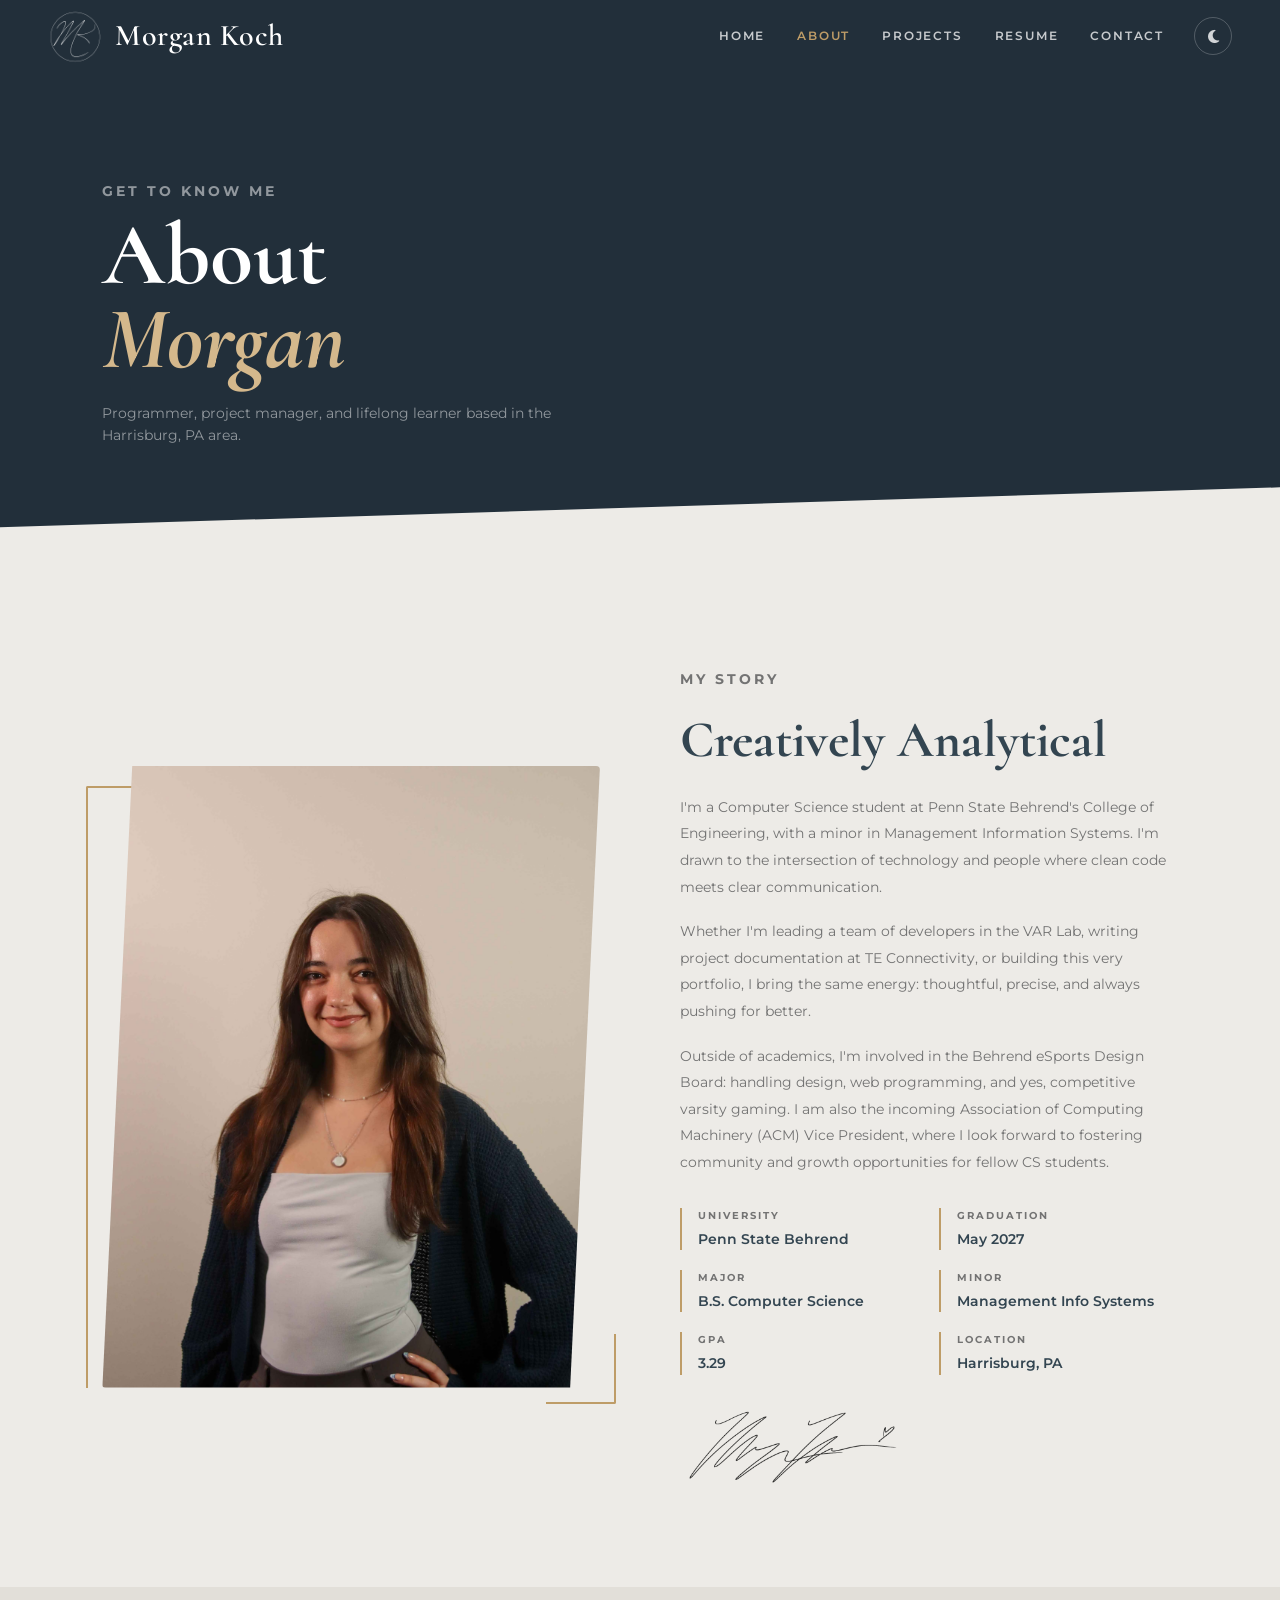
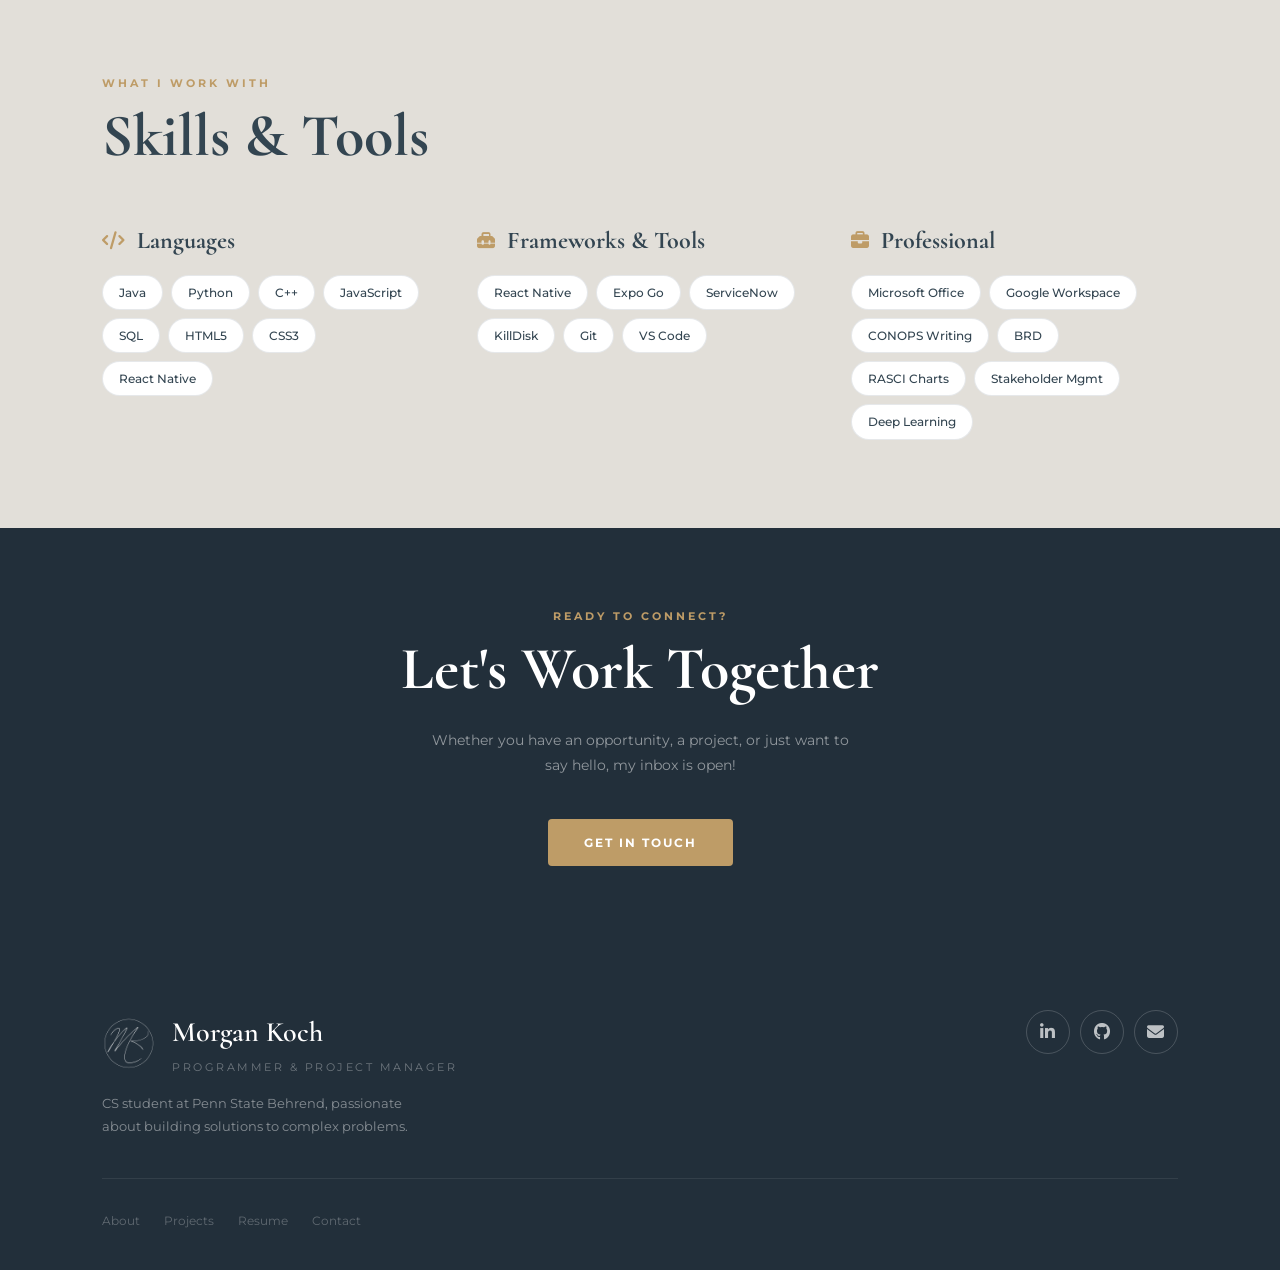
<file: about.html>
<!DOCTYPE html>
<html lang="en">
<head>
  <meta charset="UTF-8">
  <meta name="viewport" content="width=device-width, initial-scale=1.0">
  <title>About — Morgan Koch</title>
  <link href="https://fonts.googleapis.com/css2?family=Cormorant:ital,wght@0,600;0,700;1,600&family=Montserrat:wght@300;400;500;600;700&display=swap" rel="stylesheet">
  <link rel="stylesheet" href="https://cdnjs.cloudflare.com/ajax/libs/font-awesome/6.4.0/css/all.min.css">
  <link rel="stylesheet" href="style.css">
</head>
<body>

  <!-- ===== HEADER ===== -->
  <header>
    <a href="index.html" class="header-logo">
      <img src="assets/Logo_White.png" alt="MK">
      <span class="logo-name">Morgan Koch</span>
    </a>
    <nav class="desktop-nav">
      <a href="index.html">Home</a>
      <a href="about.html">About</a>
      <a href="projects.html">Projects</a>
      <a href="resume.html">Resume</a>
      <a href="contact.html">Contact</a>
      <button class="theme-toggle" id="themeToggle" aria-label="Toggle dark mode">
        <i class="fas fa-moon"></i>
      </button>
    </nav>
    <button class="hamburger" id="hamburger" aria-label="Open menu">
      <span></span><span></span><span></span>
    </button>
  </header>

  <nav class="mobile-nav" id="mobileNav">
    <a href="index.html">Home</a>
    <a href="about.html">About</a>
    <a href="projects.html">Projects</a>
    <a href="resume.html">Resume</a>
    <a href="contact.html">Contact</a>
  </nav>

  <main>

    <!-- ===== PAGE HERO ===== -->
    <div class="page-hero">
      <div class="page-hero-content">
        <p class="page-hero-label">Get to Know Me</p>
        <h1>About<br><em style="color:var(--gold-lt);">Morgan</em></h1>
        <p>Programmer, project manager, and lifelong learner based in the Harrisburg, PA area.</p>
      </div>
    </div>

    <!-- ===== BIO SECTION ===== -->
    <section class="about-section">
      <div class="about-grid">

        <div class="about-image-wrap fade-in">
          <div class="about-img-shape">
            <img src="assets/MorganNoGlasses.jpg"
                 alt="Photo of Morgan Koch standing at 3/4 angle, smiling, wearing a white shirt and cardigan, with blank white background.">
          </div>
        </div>

        <div class="about-content fade-up delay-1">
          <p class="section-label">My Story</p>
          <h2>Creatively Analytical</h2>

          <p>
            I'm a Computer Science student at Penn State Behrend's College of Engineering,
            with a minor in Management Information Systems. I'm drawn to the intersection
            of technology and people where clean code meets clear communication.
          </p>
          <p>
            Whether I'm leading a team of developers in the VAR Lab, writing project
            documentation at TE Connectivity, or building this very portfolio, I bring
            the same energy: thoughtful, precise, and always pushing for better.
          </p>
          <p>
            Outside of academics, I'm involved in the Behrend eSports Design Board:
            handling design, web programming, and yes, competitive varsity gaming.
            I am also the incoming Association of Computing Machinery (ACM) Vice President, 
            where I look forward to fostering community and growth opportunities for fellow 
            CS students.
          </p>

          <div class="about-details">
            <div class="about-detail">
              <div class="about-detail-label">University</div>
              <div class="about-detail-value">Penn State Behrend</div>
            </div>
            <div class="about-detail">
              <div class="about-detail-label">Graduation</div>
              <div class="about-detail-value">May 2027</div>
            </div>
            <div class="about-detail">
              <div class="about-detail-label">Major</div>
              <div class="about-detail-value">B.S. Computer Science</div>
            </div>
            <div class="about-detail">
              <div class="about-detail-label">Minor</div>
              <div class="about-detail-value">Management Info Systems</div>
            </div>
            <div class="about-detail">
              <div class="about-detail-label">GPA</div>
              <div class="about-detail-value">3.29</div>
            </div>
            <div class="about-detail">
              <div class="about-detail-label">Location</div>
              <div class="about-detail-value">Harrisburg, PA</div>
            </div>
          </div>

          <div class="signature-wrap">
            <img src="assets/SignatureHeart.png" alt="Morgan Koch signature">
          </div>
        </div>

      </div>
    </section>

    <!-- ===== SKILLS ===== -->
    <section class="skills-section">
      <p class="section-label fade-in">What I work with</p>
      <h2 class="section-title fade-up">Skills &amp; Tools</h2>

      <div class="skills-grid">

        <div class="skill-category fade-up">
          <h3><i class="fas fa-code"></i> Languages</h3>
          <div class="skill-tags">
            <span class="skill-tag">Java</span>
            <span class="skill-tag">Python</span>
            <span class="skill-tag">C++</span>
            <span class="skill-tag">JavaScript</span>
            <span class="skill-tag">SQL</span>
            <span class="skill-tag">HTML5</span>
            <span class="skill-tag">CSS3</span>
            <span class="skill-tag">React Native</span>
          </div>
        </div>

        <div class="skill-category fade-up delay-1">
          <h3><i class="fas fa-toolbox"></i> Frameworks &amp; Tools</h3>
          <div class="skill-tags">
            <span class="skill-tag">React Native</span>
            <span class="skill-tag">Expo Go</span>
            <span class="skill-tag">ServiceNow</span>
            <span class="skill-tag">KillDisk</span>
            <span class="skill-tag">Git</span>
            <span class="skill-tag">VS Code</span>
          </div>
        </div>

        <div class="skill-category fade-up delay-2">
          <h3><i class="fas fa-briefcase"></i> Professional</h3>
          <div class="skill-tags">
            <span class="skill-tag">Microsoft Office</span>
            <span class="skill-tag">Google Workspace</span>
            <span class="skill-tag">CONOPS Writing</span>
            <span class="skill-tag">BRD</span>
            <span class="skill-tag">RASCI Charts</span>
            <span class="skill-tag">Stakeholder Mgmt</span>
            <span class="skill-tag">Deep Learning</span>
          </div>
        </div>

      </div>
    </section>

    <!-- ===== EDUCATION & EXPERIENCE TIMELINE ===== -->
     <!-- probably just leave this section to be content for resume tab -->
     <!--
    <section class="edu-section">
      <p class="section-label fade-in">Background</p>
      <h2 class="section-title fade-up">Education &amp; Experience</h2>

      <div class="timeline" style="margin-top:56px;">

        <div class="timeline-item fade-up">
          <div class="timeline-date">2023 – Present</div>
          <div class="timeline-dot"></div>
          <div class="timeline-content">
            <h3>B.S. Computer Science</h3>
            <p class="timeline-org">Penn State Behrend — Erie, PA</p>
            <p>College of Engineering &amp; Black School of Business. Minor in Management Information Systems. GPA: 3.29. Recipient of the AAUW Carlisle Higher Education Scholarship and Shelly &amp; Shirley Czulewicz Trustee Scholarship.</p>
          </div>
        </div>

        <div class="timeline-item fade-up delay-1">
          <div class="timeline-date">Mar 2025 - Present</div>
          <div class="timeline-dot"></div>
          <div class="timeline-content">
            <h3>App Development Team Lead</h3>
            <p class="timeline-org">Penn State Behrend VAR Lab — Erie, PA</p>
            <ul>
              <li>Leading app development using React Native and Expo Go across the full SDLC</li>
              <li>Managing a team of 5 programmers with code reviews and milestone tracking</li>
              <li>Testing, debugging, and optimizing for performance and UX consistency</li>
            </ul>
          </div>
        </div>

        <div class="timeline-item fade-up delay-2">
          <div class="timeline-date">May - Aug 2025</div>
          <div class="timeline-dot"></div>
          <div class="timeline-content">
            <h3>IT Project Management Intern</h3>
            <p class="timeline-org">TE Connectivity — Harrisburg, PA</p>
            <ul>
              <li>Organized and facilitated stakeholder meetings with clear communication alignment</li>
              <li>Created CONOPS, BRD, and RASCI project management documentation</li>
              <li>Participated in a week-long global trade workshop for multi-region coordination</li>
            </ul>
          </div>
        </div>

        <div class="timeline-item fade-up delay-3">
          <div class="timeline-date">Apr 2024 - Dec 2025</div>
          <div class="timeline-dot"></div>
          <div class="timeline-content">
            <h3>Student Technician</h3>
            <p class="timeline-org">Penn State Behrend ITS — Erie, PA</p>
            <ul>
              <li>IT support across computer labs, classrooms, and offices</li>
              <li>Ticket resolution via ServiceNow, disk-wiping with KillDisk</li>
            </ul>
          </div>
        </div>

      </div>
    </section>
      -->
    <!-- ===== CTA ===== -->
    <section style="background:var(--dark-deep); text-align:center; padding:80px 8%;">
      <p class="section-label" style="color:var(--gold);">Ready to connect?</p>
      <h2 class="section-title fade-up" style="color:#fff; margin-bottom:24px;">Let's Work Together</h2>
      <p style="color:rgba(255,255,255,0.5); font-size:14px; max-width:440px; margin:0 auto 40px; line-height:1.8;">
        Whether you have an opportunity, a project, or just want to say hello, my inbox is open!
      </p>
      <a href="contact.html" class="btn-primary">Get In Touch</a>
    </section>

  </main>

  <!-- ===== FOOTER ===== -->
  <footer>
    <div class="footer-inner">
      <div>
        <div class="footer-brand">
          <img src="assets/Logo_White.png" alt="MK Logo" class="footer-logo">
          <div>
            <div class="footer-name">Morgan Koch</div>
            <div class="footer-tagline">Programmer &amp; Project Manager</div>
          </div>
        </div>
        <p class="footer-desc">CS student at Penn State Behrend, passionate about building solutions to complex problems.</p>
      </div>
      <div class="footer-socials">
        <a href="https://www.linkedin.com/in/moekoch" target="_blank" rel="noopener" class="social-link" aria-label="LinkedIn">
          <i class="fab fa-linkedin-in"></i>
        </a>
        <a href="https://github.com/moekoch" target="_blank" rel="noopener" class="social-link" aria-label="GitHub">
          <i class="fab fa-github"></i>
        </a>
        <a href="mailto:ekoch.morgan@gmail.com" class="social-link" aria-label="Email">
          <i class="fas fa-envelope"></i>
        </a>
      </div>
    </div>
    <div class="footer-bottom">
      <nav>
        <a href="about.html">About</a>
        <a href="projects.html">Projects</a>
        <a href="resume.html">Resume</a>
        <a href="contact.html">Contact</a>
      </nav>
    </div>
  </footer>

  <script src="main.js"></script>
</body>
</html>
</file>
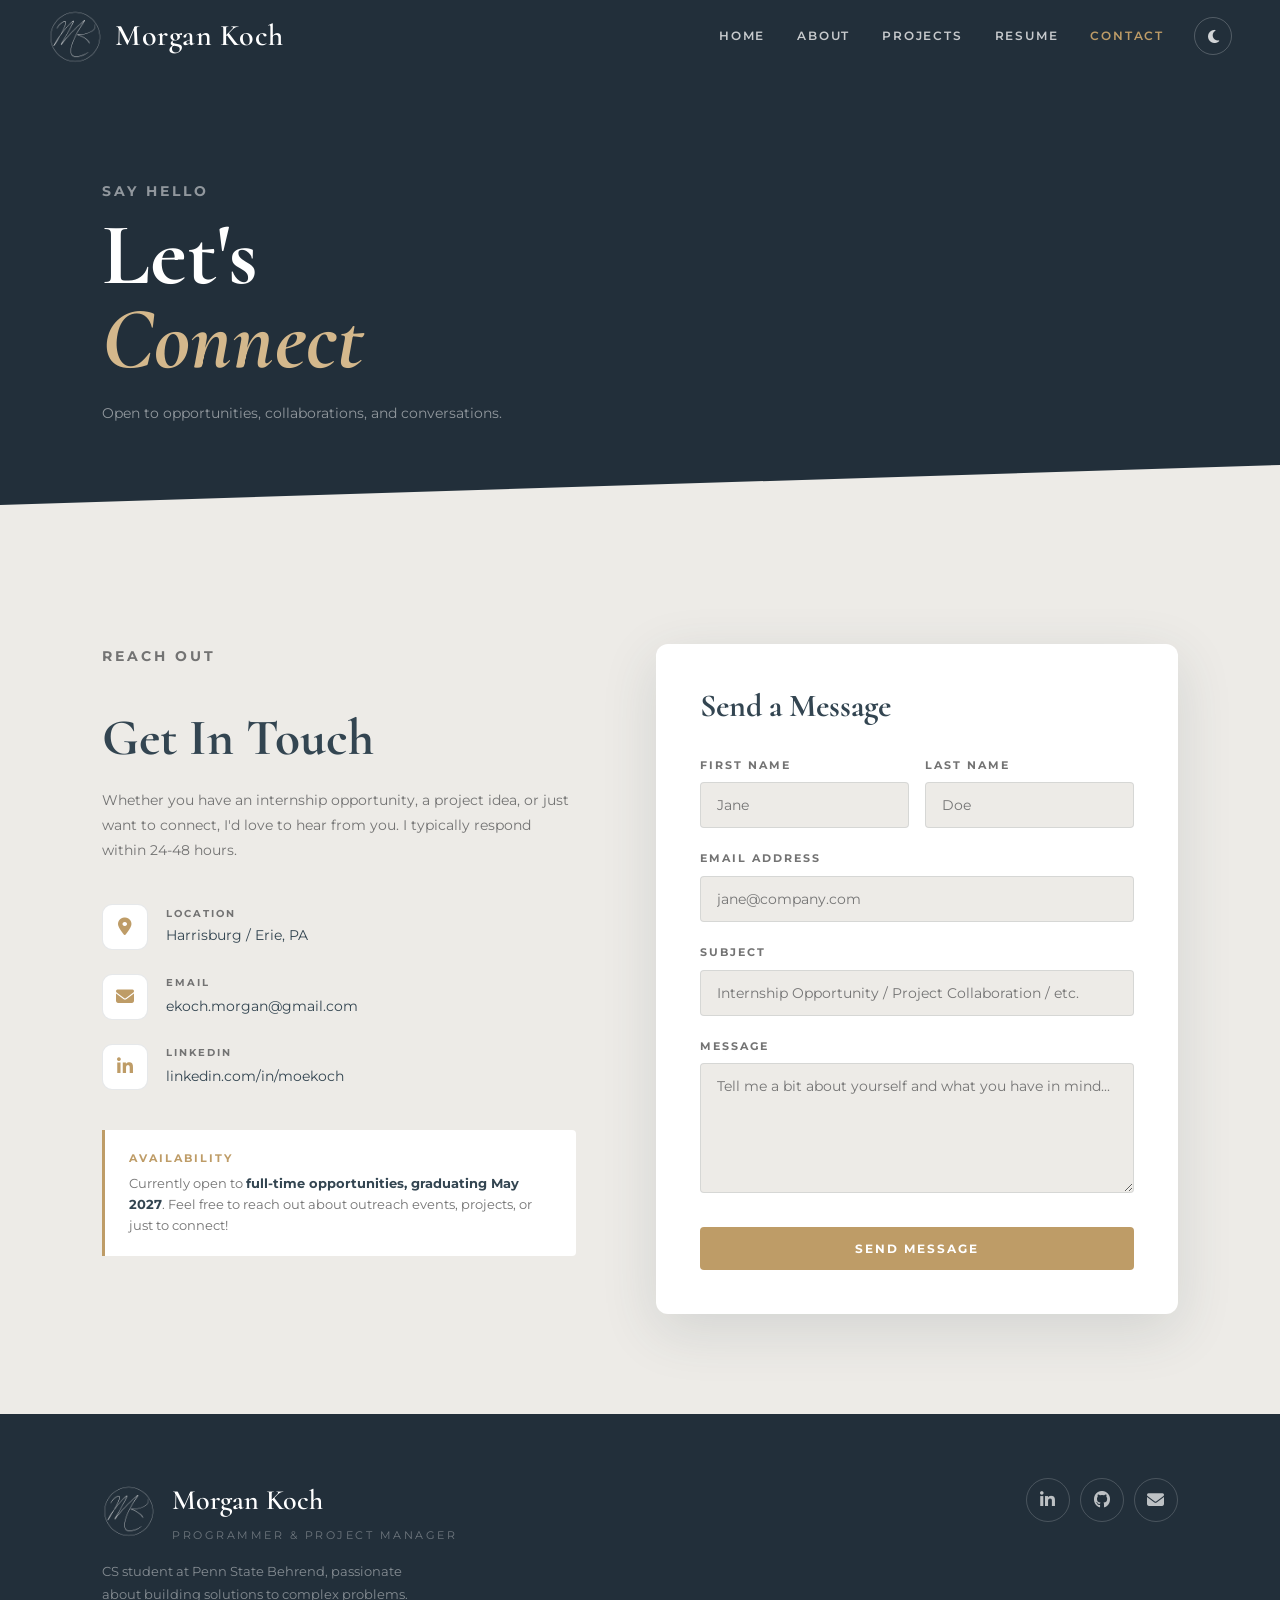
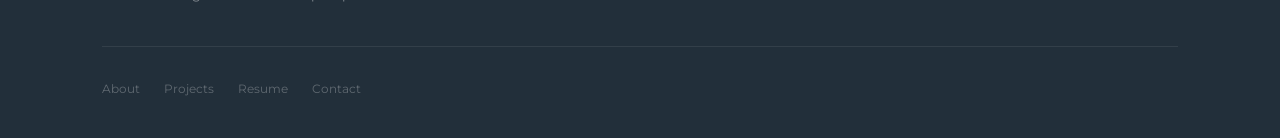
<file: contact.html>
<!DOCTYPE html>
<html lang="en">
<head>
  <meta charset="UTF-8">
  <meta name="viewport" content="width=device-width, initial-scale=1.0">
  <title>Contact — Morgan Koch</title>
  <link href="https://fonts.googleapis.com/css2?family=Cormorant:ital,wght@0,600;0,700;1,600&family=Montserrat:wght@300;400;500;600;700&display=swap" rel="stylesheet">
  <link rel="stylesheet" href="https://cdnjs.cloudflare.com/ajax/libs/font-awesome/6.4.0/css/all.min.css">
  <link rel="stylesheet" href="style.css">
</head>
<body>

  <!-- ===== HEADER ===== -->
  <header>
    <a href="index.html" class="header-logo">
      <img src="assets/Logo_White.png" alt="MK">
      <span class="logo-name">Morgan Koch</span>
    </a>
    <nav class="desktop-nav">
      <a href="index.html">Home</a>
      <a href="about.html">About</a>
      <a href="projects.html">Projects</a>
      <a href="resume.html">Resume</a>
      <a href="contact.html">Contact</a>
      <button class="theme-toggle" id="themeToggle" aria-label="Toggle dark mode">
        <i class="fas fa-moon"></i>
      </button>
    </nav>
    <button class="hamburger" id="hamburger" aria-label="Open menu">
      <span></span><span></span><span></span>
    </button>
  </header>

  <nav class="mobile-nav" id="mobileNav">
    <a href="index.html">Home</a>
    <a href="about.html">About</a>
    <a href="projects.html">Projects</a>
    <a href="resume.html">Resume</a>
    <a href="contact.html">Contact</a>
  </nav>

  <main>

    <!-- ===== PAGE HERO ===== -->
    <div class="page-hero">
      <div class="page-hero-content">
        <p class="page-hero-label">Say Hello</p>
        <h1>Let's<br><em style="color:var(--gold-lt);">Connect</em></h1>
        <p>Open to opportunities, collaborations, and conversations.</p>
      </div>
    </div>

    <!-- ===== CONTACT SECTION ===== -->
    <section class="contact-section">

      <!-- LEFT: Info -->
      <div class="contact-info fade-up">
        <p class="section-label">Reach Out</p>
        <h2>Get In Touch</h2>
        <p>
          Whether you have an internship opportunity, a project idea, or just want to
          connect, I'd love to hear from you. I typically respond within 24-48 hours.
        </p>

        
        <div class="contact-items">
          <div class="contact-item">
            <div class="contact-item-icon"><i class="fas fa-map-marker-alt"></i></div>
            <div>
              <div class="contact-item-label">Location</div>
              <div class="contact-item-value">Harrisburg / Erie, PA</div>
            </div>
          </div>
          <div class="contact-item">
            <div class="contact-item-icon"><i class="fas fa-envelope"></i></div>
            <div>
              <div class="contact-item-label">Email</div>
              <a href="mailto:ekoch.morgan@gmail.com" class="contact-item-value">ekoch.morgan@gmail.com</a>
            </div>
          </div>
          <!--
          <div class="contact-item">
            <div class="contact-item-icon"><i class="fas fa-phone"></i></div>
            <div>
              <div class="contact-item-label">Phone</div>
              <div class="contact-item-value">(717) 601-4034</div>
            </div>
          </div>
        -->
          <div class="contact-item">
            <div class="contact-item-icon"><i class="fab fa-linkedin-in"></i></div>
            <div>
              <div class="contact-item-label">LinkedIn</div>
              <a href="https://www.linkedin.com/in/moekoch" target="_blank" rel="noopener" class="contact-item-value">
                linkedin.com/in/moekoch
              </a>
            </div>
          </div>
          <!--
          <div class="contact-item">
            <div class="contact-item-icon"><i class="fab fa-github"></i></div>
            <div>
              <div class="contact-item-label">GitHub</div>
              <a href="https://github.com/moekoch" target="_blank" rel="noopener" class="contact-item-value">
                github.com/moekoch
              </a>
            </div>
          </div>
          -->
        </div>

        
        <!-- Social links -->
         <!--
        <div class="contact-socials">
          <a href="https://www.linkedin.com/in/moekoch" target="_blank" rel="noopener"
             class="social-link" aria-label="LinkedIn"
             style="border-color:var(--border); color:var(--text-muted);">
            <i class="fab fa-linkedin-in"></i>
          </a>
          <a href="https://github.com" target="_blank" rel="noopener"
             class="social-link" aria-label="GitHub"
             style="border-color:var(--border); color:var(--text-muted);">
            <i class="fab fa-github"></i>
          </a>
          <a href="mailto:ekoch.morgan@gmail.com"
             class="social-link" aria-label="Email"
             style="border-color:var(--border); color:var(--text-muted);">
            <i class="fas fa-envelope"></i>
          </a>
        </div>
      -->

        <!-- Availability note -->
        <div style="margin-top:40px; padding:20px 24px; border-left:3px solid var(--gold); background:var(--surface); border-radius:0 var(--radius) var(--radius) 0;">
          <p style="font-size:11px; font-weight:700; letter-spacing:2px; text-transform:uppercase; color:var(--gold); margin-bottom:6px;">Availability</p>
          <p style="font-size:13px; color:var(--text-muted); line-height:1.6;">
            Currently open to <strong style="color:var(--text);">full-time opportunities, graduating May 2027</strong>. Feel free to reach out about outreach events, projects, or just to connect!
          </p>
        </div>
      </div>

      <!-- RIGHT: Form -->
      <div class="contact-form-card fade-up delay-1">
        <h3>Send a Message</h3>
        <form class="contact-form-el" onsubmit="return false;">
          <div style="display:grid; grid-template-columns:1fr 1fr; gap:16px;">
            <div class="form-group">
              <label>First Name</label>
              <input type="text" placeholder="Jane">
            </div>
            <div class="form-group">
              <label>Last Name</label>
              <input type="text" placeholder="Doe">
            </div>
          </div>
          <div class="form-group">
            <label>Email Address</label>
            <input type="email" placeholder="jane@company.com">
          </div>
          <div class="form-group">
            <label>Subject</label>
            <input type="text" placeholder="Internship Opportunity / Project Collaboration / etc.">
          </div>
          <div class="form-group">
            <label>Message</label>
            <textarea rows="5" placeholder="Tell me a bit about yourself and what you have in mind..."></textarea>
          </div>
          <button type="submit" class="btn-primary" style="width:100%; margin-top:4px;">
            Send Message
          </button>
        </form>
      </div>

    </section>

  </main>

  <!-- ===== FOOTER ===== -->
  <footer>
    <div class="footer-inner">
      <div>
        <div class="footer-brand">
          <img src="assets/Logo_White.png" alt="MK Logo" class="footer-logo">
          <div>
            <div class="footer-name">Morgan Koch</div>
            <div class="footer-tagline">Programmer &amp; Project Manager</div>
          </div>
        </div>
        <p class="footer-desc">CS student at Penn State Behrend, passionate about building solutions to complex problems.</p>
      </div>
      <div class="footer-socials">
        <a href="https://www.linkedin.com/in/moekoch" target="_blank" rel="noopener" class="social-link"><i class="fab fa-linkedin-in"></i></a>
        <a href="https://github.com/moekoch" target="_blank" rel="noopener" class="social-link"><i class="fab fa-github"></i></a>
        <a href="mailto:ekoch.morgan@gmail.com" class="social-link"><i class="fas fa-envelope"></i></a>
      </div>
    </div>
    <div class="footer-bottom">
      <nav>
        <a href="about.html">About</a>
        <a href="projects.html">Projects</a>
        <a href="resume.html">Resume</a>
        <a href="contact.html">Contact</a>
      </nav>
    </div>
  </footer>

  <script src="main.js"></script>

  <script>
    // Contact form submit feedback
    const form = document.querySelector('.contact-form-el');
    const submitBtn = form ? form.querySelector('button[type="submit"]') : null;
    if (form && submitBtn) {
      form.addEventListener('submit', (e) => {
        e.preventDefault();
        const inputs = form.querySelectorAll('input, textarea');
        let valid = true;
        inputs.forEach(i => {
          i.style.borderColor = '';
          if (!i.value.trim()) { i.style.borderColor = '#c0392b'; valid = false; }
        });
        if (!valid) return;
        submitBtn.textContent = '✓ Message Sent!';
        submitBtn.style.background = '#4CAF50';
        submitBtn.disabled = true;
        setTimeout(() => {
          submitBtn.textContent = 'Send Message';
          submitBtn.style.background = '';
          submitBtn.disabled = false;
          form.reset();
        }, 3500);
      });
    }
  </script>

</body>
</html>
</file>
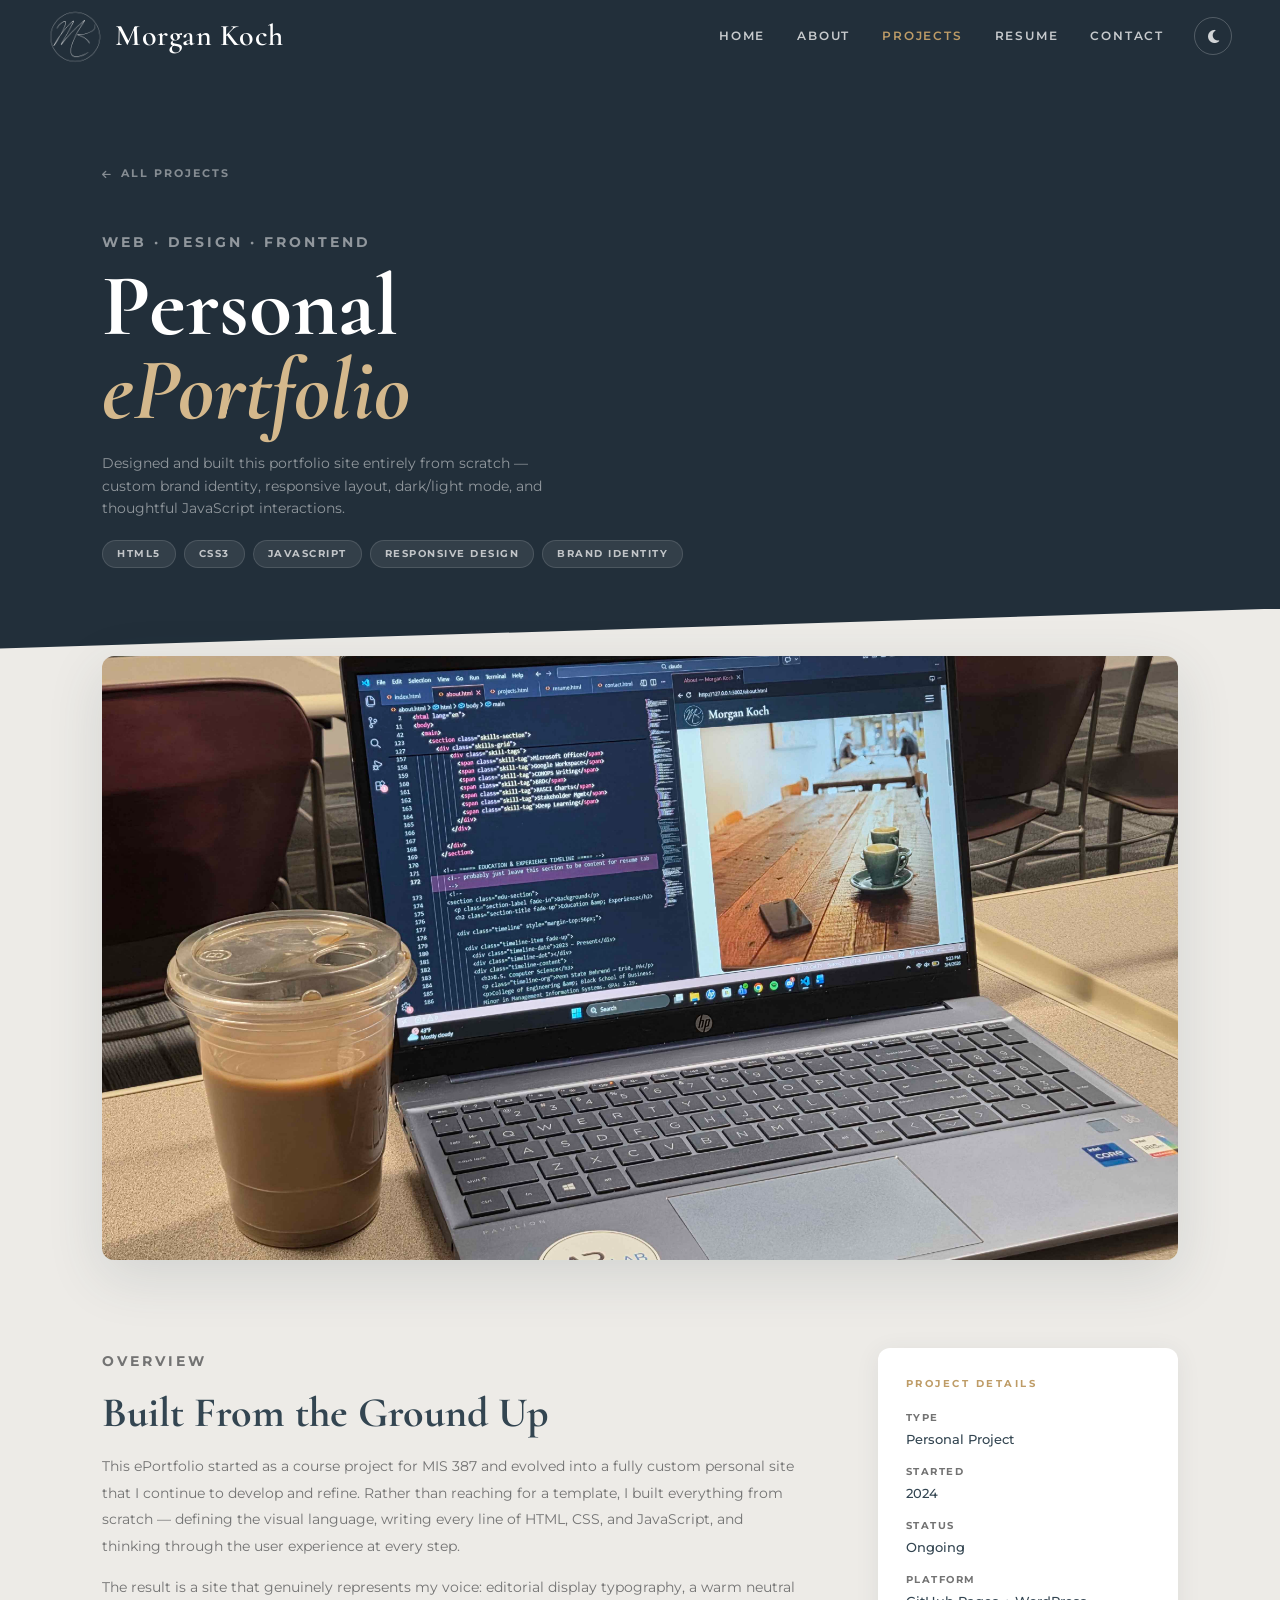
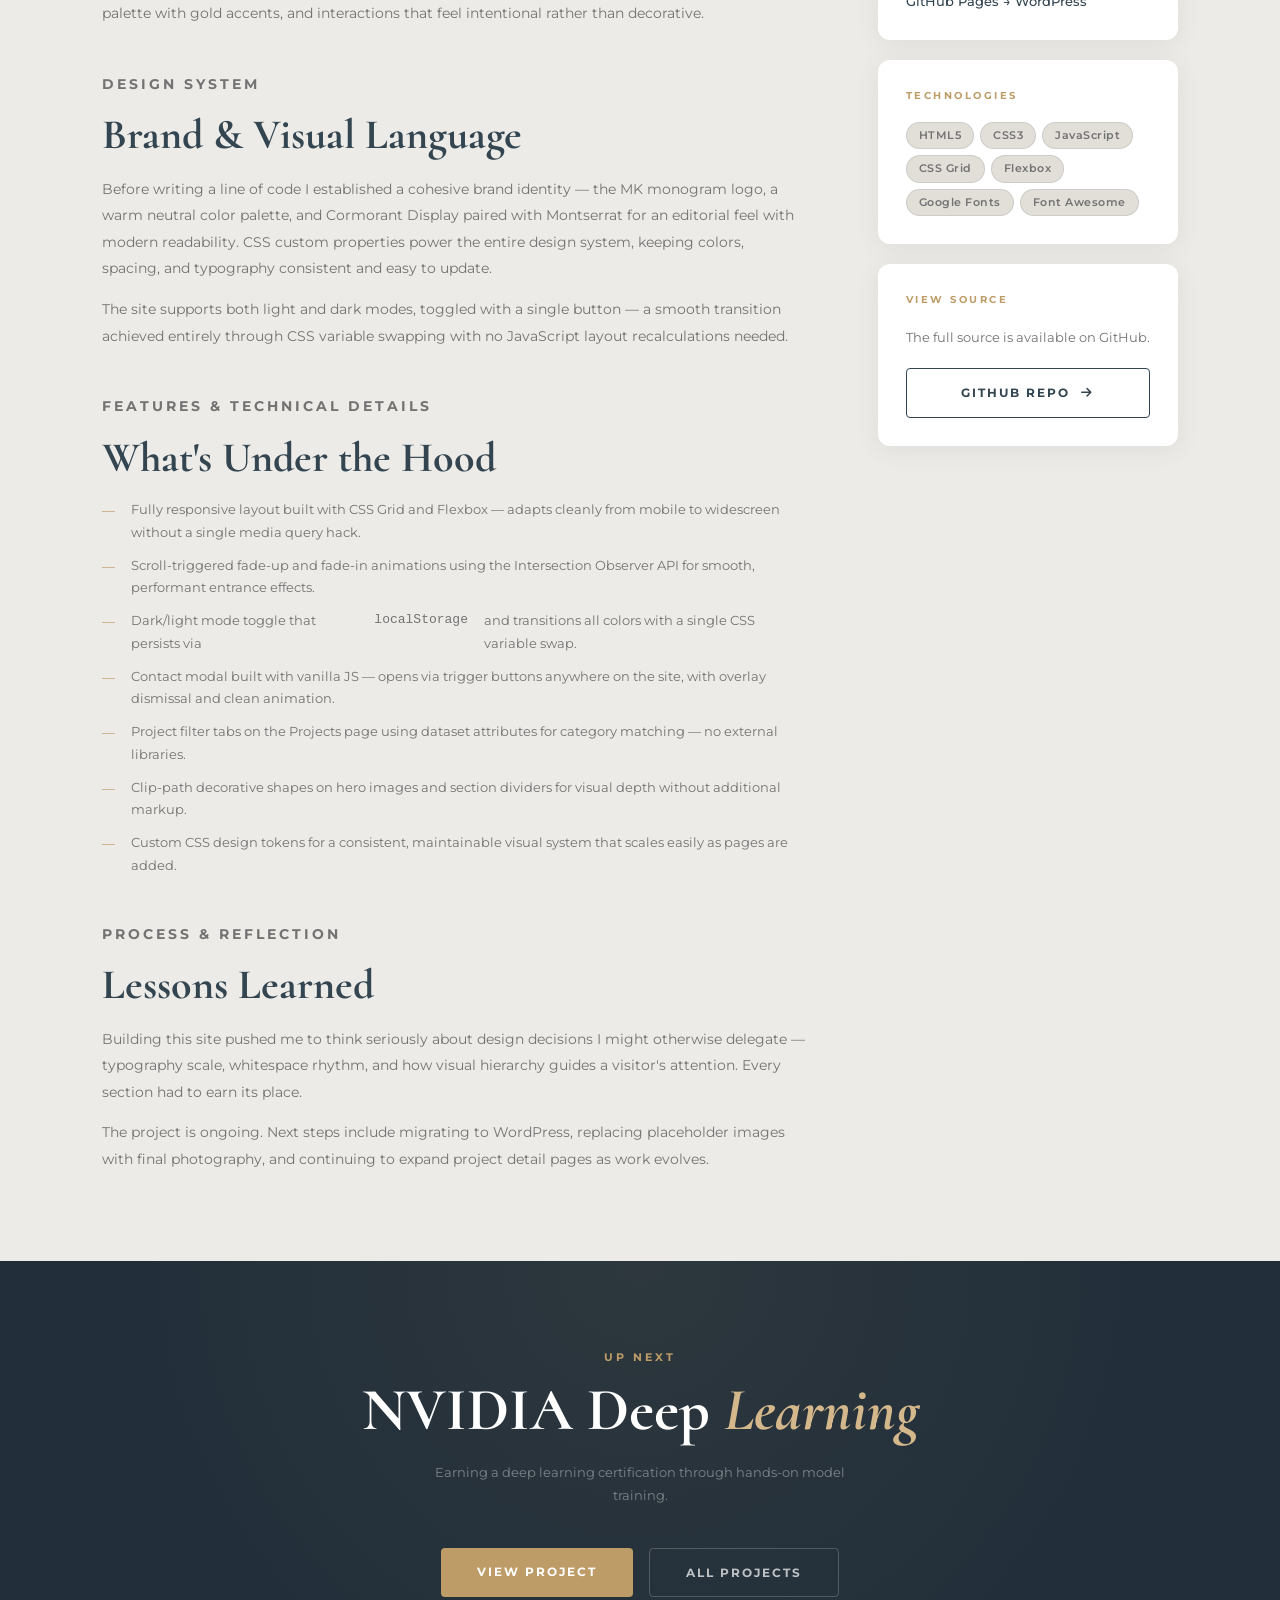
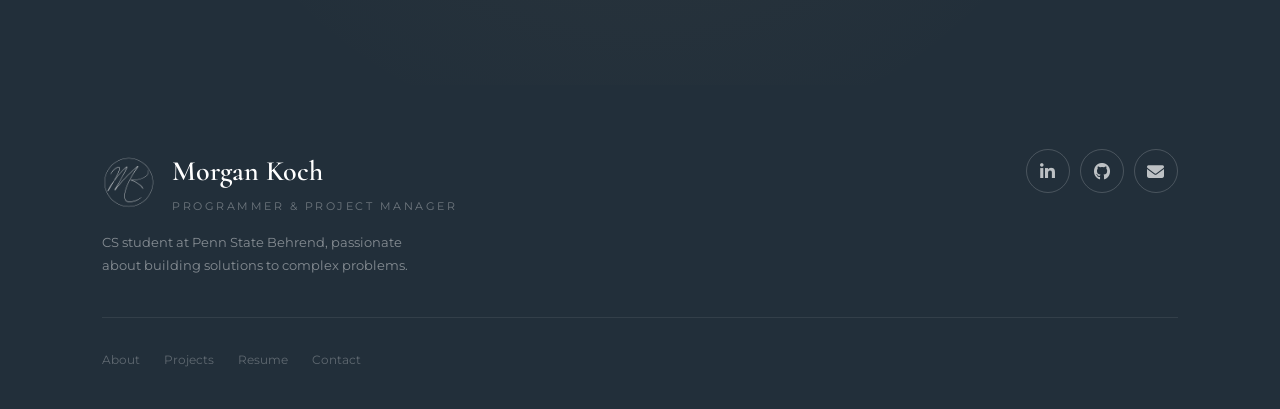
<file: project-eportfolio.html>
<!DOCTYPE html>
<html lang="en">
<head>
  <meta charset="UTF-8">
  <meta name="viewport" content="width=device-width, initial-scale=1.0">
  <title>Personal ePortfolio — Morgan Koch</title>
  <link href="https://fonts.googleapis.com/css2?family=Cormorant:ital,wght@0,600;0,700;1,600&family=Montserrat:wght@300;400;500;600;700&display=swap" rel="stylesheet">
  <link rel="stylesheet" href="https://cdnjs.cloudflare.com/ajax/libs/font-awesome/6.4.0/css/all.min.css">
  <link rel="stylesheet" href="style.css">
</head>
<body>

  <!-- ===== HEADER ===== -->
  <header>
    <a href="index.html" class="header-logo">
      <img src="assets/Logo_White.png" alt="MK">
      <span class="logo-name">Morgan Koch</span>
    </a>
    <nav class="desktop-nav">
      <a href="index.html">Home</a>
      <a href="about.html">About</a>
      <a href="projects.html" class="active">Projects</a>
      <a href="resume.html">Resume</a>
      <a href="contact.html">Contact</a>
      <button class="theme-toggle" id="themeToggle" aria-label="Toggle dark mode">
        <i class="fas fa-moon"></i>
      </button>
    </nav>
    <button class="hamburger" id="hamburger" aria-label="Open menu">
      <span></span><span></span><span></span>
    </button>
  </header>

  <nav class="mobile-nav" id="mobileNav">
    <a href="index.html">Home</a>
    <a href="about.html">About</a>
    <a href="projects.html">Projects</a>
    <a href="resume.html">Resume</a>
    <a href="contact.html">Contact</a>
  </nav>

  <main>

    <!-- ===== PAGE HERO ===== -->
    <div class="page-hero">
      <a href="projects.html" class="detail-back">
        <i class="fas fa-arrow-left"></i> All Projects
      </a>
      <p class="page-hero-label">Web &middot; Design &middot; Frontend</p>
      <h1>Personal<br><em style="color:var(--gold-lt);">ePortfolio</em></h1>
      <p>Designed and built this portfolio site entirely from scratch — custom brand identity, responsive layout, dark/light mode, and thoughtful JavaScript interactions.</p>
      <div class="page-hero-chips">
        <span class="page-hero-chip">HTML5</span>
        <span class="page-hero-chip">CSS3</span>
        <span class="page-hero-chip">JavaScript</span>
        <span class="page-hero-chip">Responsive Design</span>
        <span class="page-hero-chip">Brand Identity</span>
      </div>
    </div>

    <!-- ===== HERO IMAGE ===== -->
    <div style="padding: 0 8%;">
      <div class="detail-hero-img fade-up">
        <img src="assets/WorkingOnPortfolioSite.jpg" alt="Working on the ePortfolio" />
      </div>
    </div>

    <!-- ===== DETAIL CONTENT ===== -->
    <section class="detail-section">
      <div class="detail-grid">

        <!-- Main -->
        <div class="detail-main">

          <div class="fade-up">
            <p class="detail-block-label">Overview</p>
            <h2>Built From the Ground Up</h2>
            <p>
              This ePortfolio started as a course project for MIS 387 and evolved into a
              fully custom personal site that I continue to develop and refine. Rather than
              reaching for a template, I built everything from scratch — defining the visual
              language, writing every line of HTML, CSS, and JavaScript, and thinking through
              the user experience at every step.
            </p>
            <p>
              The result is a site that genuinely represents my voice: editorial display
              typography, a warm neutral palette with gold accents, and interactions that
              feel intentional rather than decorative.
            </p>
          </div>

          <div class="fade-up">
            <p class="detail-block-label">Design System</p>
            <h2>Brand &amp; Visual Language</h2>
            <p>
              Before writing a line of code I established a cohesive brand identity — the MK
              monogram logo, a warm neutral color palette, and Cormorant Display paired with
              Montserrat for an editorial feel with modern readability. CSS custom properties
              power the entire design system, keeping colors, spacing, and typography consistent
              and easy to update.
            </p>
            <p>
              The site supports both light and dark modes, toggled with a single button — a
              smooth transition achieved entirely through CSS variable swapping with no JavaScript
              layout recalculations needed.
            </p>
          </div>

          <div class="fade-up">
            <p class="detail-block-label">Features &amp; Technical Details</p>
            <h2>What's Under the Hood</h2>
            <ul class="contribution-list">
              <li>Fully responsive layout built with CSS Grid and Flexbox — adapts cleanly from mobile to widescreen without a single media query hack.</li>
              <li>Scroll-triggered fade-up and fade-in animations using the Intersection Observer API for smooth, performant entrance effects.</li>
              <li>Dark/light mode toggle that persists via <code>localStorage</code> and transitions all colors with a single CSS variable swap.</li>
              <li>Contact modal built with vanilla JS — opens via trigger buttons anywhere on the site, with overlay dismissal and clean animation.</li>
              <li>Project filter tabs on the Projects page using dataset attributes for category matching — no external libraries.</li>
              <li>Clip-path decorative shapes on hero images and section dividers for visual depth without additional markup.</li>
              <li>Custom CSS design tokens for a consistent, maintainable visual system that scales easily as pages are added.</li>
            </ul>
          </div>

          <div class="fade-up">
            <p class="detail-block-label">Process &amp; Reflection</p>
            <h2>Lessons Learned</h2>
            <p>
              Building this site pushed me to think seriously about design decisions I might
              otherwise delegate — typography scale, whitespace rhythm, and how visual hierarchy
              guides a visitor's attention. Every section had to earn its place.
            </p>
            <p>
              The project is ongoing. Next steps include migrating to WordPress, replacing
              placeholder images with final photography, and continuing to expand project
              detail pages as work evolves.
            </p>
          </div>

        </div>

        <!-- Sidebar -->
        <aside class="detail-sidebar">
          <div class="sidebar-card fade-up">
            <p class="sidebar-card-title">Project Details</p>
            <div class="sidebar-meta">
              <div>
                <p class="sidebar-meta-label">Type</p>
                <p class="sidebar-meta-value">Personal Project</p>
              </div>
              <div>
                <p class="sidebar-meta-label">Started</p>
                <p class="sidebar-meta-value">2024</p>
              </div>
              <div>
                <p class="sidebar-meta-label">Status</p>
                <p class="sidebar-meta-value">Ongoing</p>
              </div>
              <div>
                <p class="sidebar-meta-label">Platform</p>
                <p class="sidebar-meta-value">GitHub Pages → WordPress</p>
              </div>
            </div>
          </div>

          <div class="sidebar-card fade-up delay-1">
            <p class="sidebar-card-title">Technologies</p>
            <div class="sidebar-chips">
              <span class="chip">HTML5</span>
              <span class="chip">CSS3</span>
              <span class="chip">JavaScript</span>
              <span class="chip">CSS Grid</span>
              <span class="chip">Flexbox</span>
              <span class="chip">Google Fonts</span>
              <span class="chip">Font Awesome</span>
            </div>
          </div>

          <div class="sidebar-card fade-up delay-2">
            <p class="sidebar-card-title">View Source</p>
            <p style="font-size:13px; color:var(--text-muted); line-height:1.7; margin-bottom:20px;">
              The full source is available on GitHub.
            </p>
            <a href="https://github.com/moekoch/moekoch.github.io" target="_blank" rel="noopener" class="btn-outline" style="width:100%; text-align:center; display:block;">
              GitHub Repo <i class="fas fa-arrow-right" style="margin-left:6px;"></i>
            </a>
          </div>
        </aside>

      </div>
    </section>

    <!-- ===== NEXT PROJECT ===== -->
    <div class="detail-next">
      <p class="section-label fade-in">Up Next</p>
      <h2 class="fade-up">NVIDIA Deep <em style="color:var(--gold-lt);">Learning</em></h2>
      <p class="next-sub fade-in delay-1">Earning a deep learning certification through hands-on model training.</p>
      <div class="detail-next-actions fade-up delay-1">
        <a href="project-nvidia.html" class="btn-primary">View Project</a>
        <a href="projects.html" class="btn-outline-light">All Projects</a>
      </div>
    </div>

  </main>

  <!-- ===== FOOTER ===== -->
  <footer>
    <div class="footer-inner">
      <div>
        <div class="footer-brand">
          <img src="assets/Logo_White.png" alt="MK Logo" class="footer-logo">
          <div>
            <div class="footer-name">Morgan Koch</div>
            <div class="footer-tagline">Programmer &amp; Project Manager</div>
          </div>
        </div>
        <p class="footer-desc">CS student at Penn State Behrend, passionate about building solutions to complex problems.</p>
      </div>
      <div class="footer-socials">
        <a href="https://www.linkedin.com/in/moekoch" target="_blank" rel="noopener" class="social-link"><i class="fab fa-linkedin-in"></i></a>
        <a href="https://github.com/moekoch" target="_blank" rel="noopener" class="social-link"><i class="fab fa-github"></i></a>
        <a href="mailto:ekoch.morgan@gmail.com" class="social-link"><i class="fas fa-envelope"></i></a>
      </div>
    </div>
    <div class="footer-bottom">
      <nav>
        <a href="about.html">About</a>
        <a href="projects.html">Projects</a>
        <a href="resume.html">Resume</a>
        <a href="contact.html">Contact</a>
      </nav>
    </div>
  </footer>

  <script src="main.js"></script>
</body>
</html>
</file>
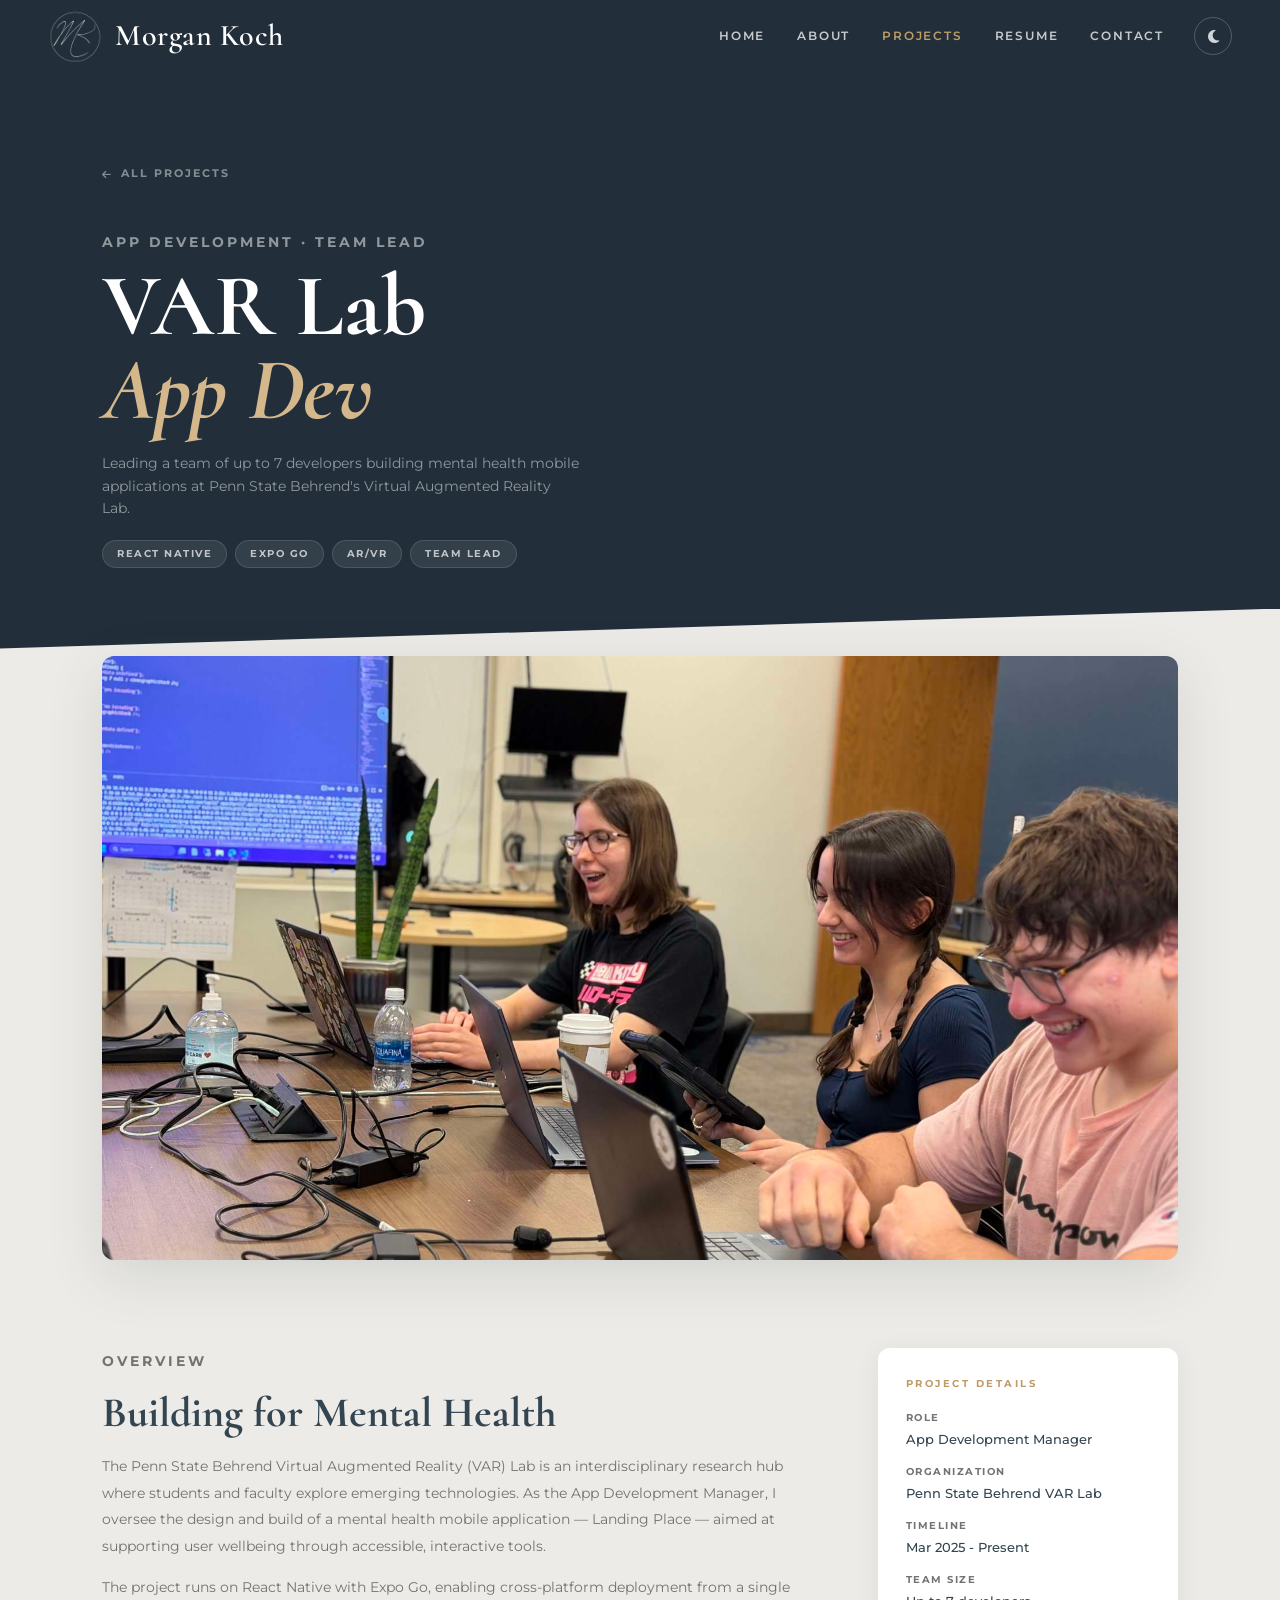
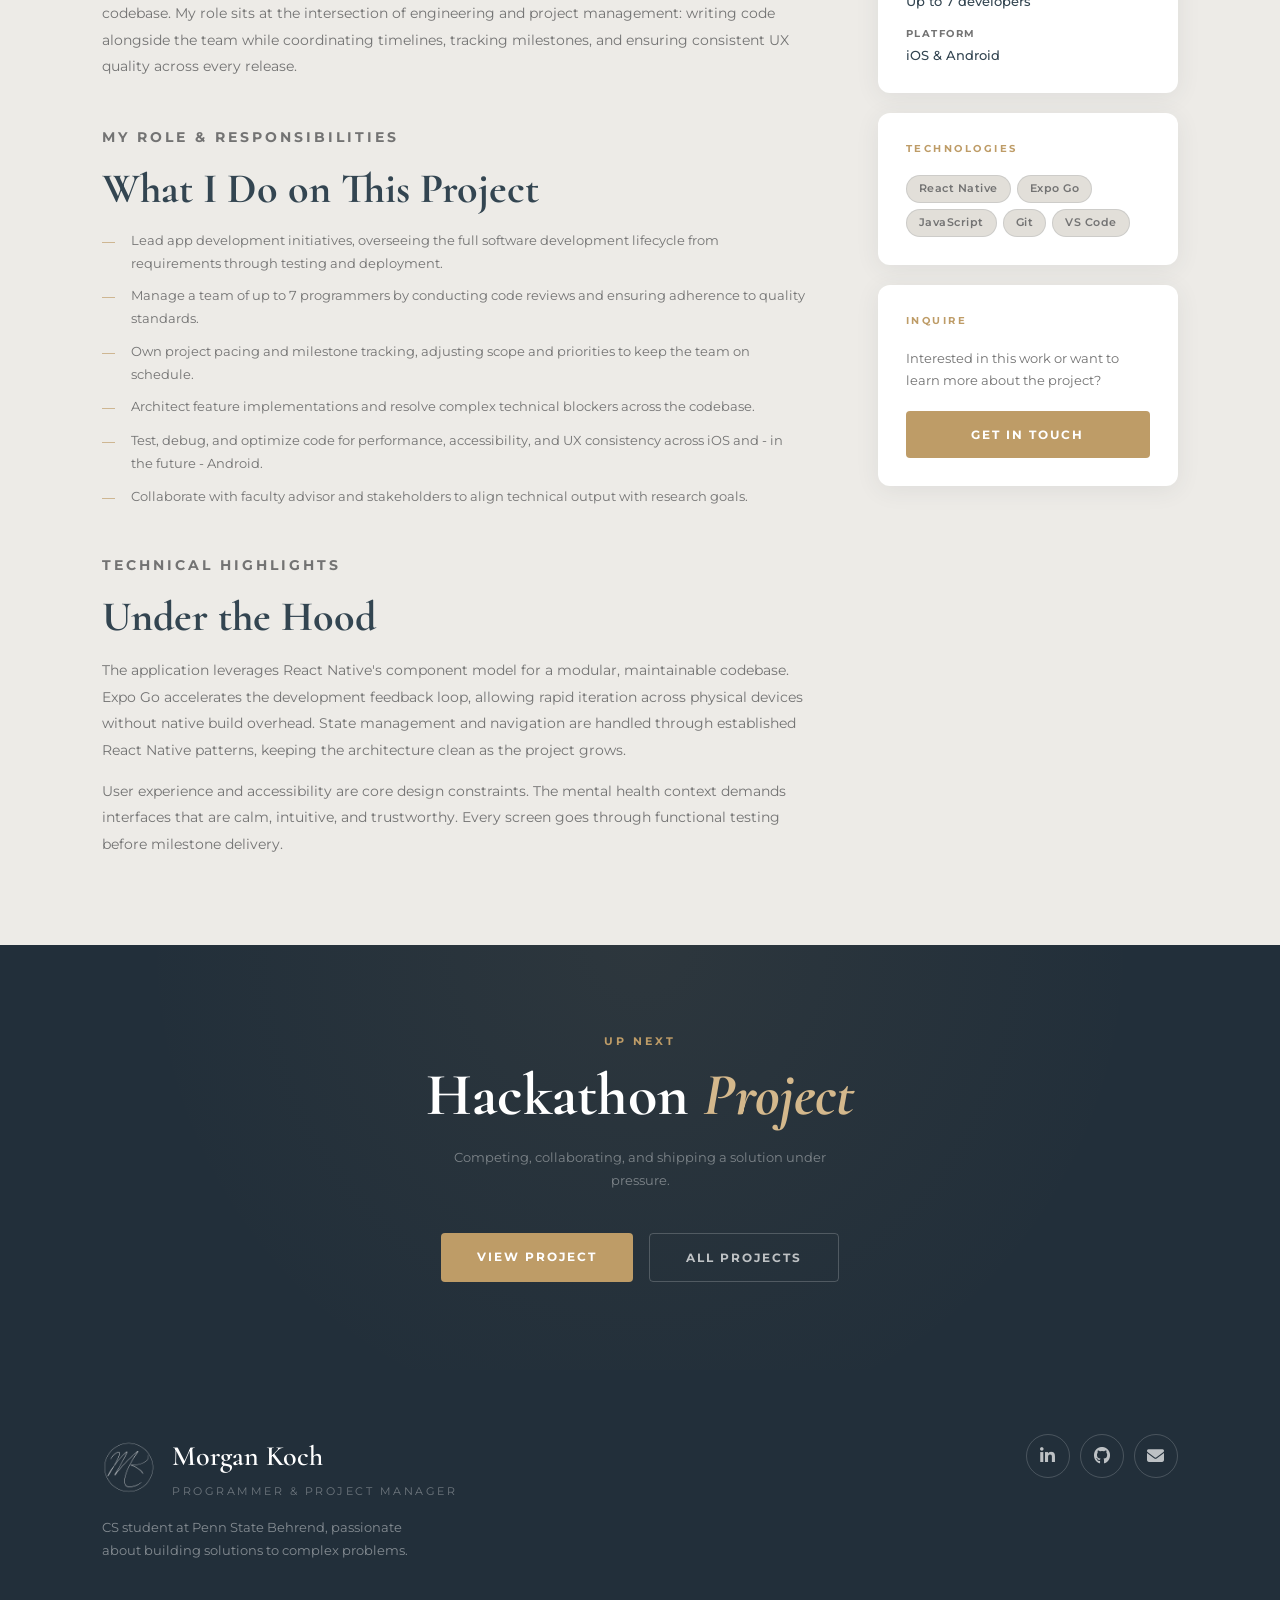
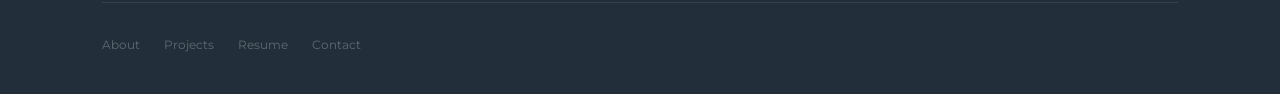
<file: project-var-lab.html>
<!DOCTYPE html>
<html lang="en">
<head>
  <meta charset="UTF-8">
  <meta name="viewport" content="width=device-width, initial-scale=1.0">
  <title>VAR Lab App Dev — Morgan Koch</title>
  <link href="https://fonts.googleapis.com/css2?family=Cormorant:ital,wght@0,600;0,700;1,600&family=Montserrat:wght@300;400;500;600;700&display=swap" rel="stylesheet">
  <link rel="stylesheet" href="https://cdnjs.cloudflare.com/ajax/libs/font-awesome/6.4.0/css/all.min.css">
  <link rel="stylesheet" href="style.css">
</head>
<body>

  <!-- ===== HEADER ===== -->
  <header>
    <a href="index.html" class="header-logo">
      <img src="assets/Logo_White.png" alt="MK">
      <span class="logo-name">Morgan Koch</span>
    </a>
    <nav class="desktop-nav">
      <a href="index.html">Home</a>
      <a href="about.html">About</a>
      <a href="projects.html" class="active">Projects</a>
      <a href="resume.html">Resume</a>
      <a href="contact.html">Contact</a>
      <button class="theme-toggle" id="themeToggle" aria-label="Toggle dark mode">
        <i class="fas fa-moon"></i>
      </button>
    </nav>
    <button class="hamburger" id="hamburger" aria-label="Open menu">
      <span></span><span></span><span></span>
    </button>
  </header>

  <nav class="mobile-nav" id="mobileNav">
    <a href="index.html">Home</a>
    <a href="about.html">About</a>
    <a href="projects.html">Projects</a>
    <a href="resume.html">Resume</a>
    <a href="contact.html">Contact</a>
  </nav>

  <main>

    <!-- ===== PAGE HERO ===== -->
    <div class="page-hero">
      <a href="projects.html" class="detail-back">
        <i class="fas fa-arrow-left"></i> All Projects
      </a>
      <p class="page-hero-label">App Development &middot; Team Lead</p>
      <h1>VAR Lab<br><em style="color:var(--gold-lt);">App Dev</em></h1>
      <p>Leading a team of up to 7 developers building mental health mobile applications at Penn State Behrend's Virtual Augmented Reality Lab.</p>
      <div class="page-hero-chips">
        <span class="page-hero-chip">React Native</span>
        <span class="page-hero-chip">Expo Go</span>
        <span class="page-hero-chip">AR/VR</span>
        <span class="page-hero-chip">Team Lead</span>
      </div>
    </div>

    <!-- ===== HERO IMAGE ===== -->
    <div style="padding: 0 8%; margin-top: -32px; position: relative; z-index: 2;">
      <div class="detail-hero-img fade-up">
        <img src="assets/VAR_LinkedIn.jpg" alt="VAR Lab App Development" />
      </div>
    </div>

    <!-- ===== DETAIL CONTENT ===== -->
    <section class="detail-section">
      <div class="detail-grid">

        <!-- Main -->
        <div class="detail-main">

          <div class="fade-up">
            <p class="detail-block-label">Overview</p>
            <h2>Building for Mental Health</h2>
            <p>
              The Penn State Behrend Virtual Augmented Reality (VAR) Lab is an interdisciplinary
              research hub where students and faculty explore emerging technologies. As the App Development
              Manager, I oversee the design and build of a mental health mobile application —
              Landing Place — aimed at supporting user wellbeing through accessible, interactive tools.
            </p>
            <p>
              The project runs on React Native with Expo Go, enabling cross-platform deployment
              from a single codebase. My role sits at the intersection of engineering and
              project management: writing code alongside the team while coordinating timelines,
              tracking milestones, and ensuring consistent UX quality across every release.
            </p>
          </div>

          <div class="fade-up">
            <p class="detail-block-label">My Role &amp; Responsibilities</p>
            <h2>What I Do on This Project</h2>
            <ul class="contribution-list">
              <li>Lead app development initiatives, overseeing the full software development lifecycle from requirements through testing and deployment.</li>
              <li>Manage a team of up to 7 programmers by conducting code reviews and ensuring adherence to quality standards.</li>
              <li>Own project pacing and milestone tracking, adjusting scope and priorities to keep the team on schedule.</li>
              <li>Architect feature implementations and resolve complex technical blockers across the codebase.</li>
              <li>Test, debug, and optimize code for performance, accessibility, and UX consistency across iOS and - in the future - Android.</li>
              <li>Collaborate with faculty advisor and stakeholders to align technical output with research goals.</li>
            </ul>
          </div>

          <div class="fade-up">
            <p class="detail-block-label">Technical Highlights</p>
            <h2>Under the Hood</h2>
            <p>
              The application leverages React Native's component model for a modular, maintainable
              codebase. Expo Go accelerates the development feedback loop, allowing rapid iteration
              across physical devices without native build overhead. State management and navigation
              are handled through established React Native patterns, keeping the architecture clean
              as the project grows.
            </p>
            <p>
              User experience and accessibility are core design constraints. The mental health
              context demands interfaces that are calm, intuitive, and trustworthy. Every screen
              goes through functional testing before milestone delivery.
            </p>
          </div>

        </div>

        <!-- Sidebar -->
        <aside class="detail-sidebar">
          <div class="sidebar-card fade-up">
            <p class="sidebar-card-title">Project Details</p>
            <div class="sidebar-meta">
              <div class="sidebar-meta-item">
                <p class="sidebar-meta-label">Role</p>
                <p class="sidebar-meta-value">App Development Manager</p>
              </div>
              <div class="sidebar-meta-item">
                <p class="sidebar-meta-label">Organization</p>
                <p class="sidebar-meta-value">Penn State Behrend VAR Lab</p>
              </div>
              <div class="sidebar-meta-item">
                <p class="sidebar-meta-label">Timeline</p>
                <p class="sidebar-meta-value">Mar 2025 - Present</p>
              </div>
              <div class="sidebar-meta-item">
                <p class="sidebar-meta-label">Team Size</p>
                <p class="sidebar-meta-value">Up to 7 developers</p>
              </div>
              <div class="sidebar-meta-item">
                <p class="sidebar-meta-label">Platform</p>
                <p class="sidebar-meta-value">iOS &amp; Android</p>
              </div>
            </div>
          </div>

          <div class="sidebar-card fade-up delay-1">
            <p class="sidebar-card-title">Technologies</p>
            <div class="sidebar-chips">
              <span class="chip">React Native</span>
              <span class="chip">Expo Go</span>
              <span class="chip">JavaScript</span>
              <span class="chip">Git</span>
              <span class="chip">VS Code</span>
            </div>
          </div>

          <div class="sidebar-card fade-up delay-2">
            <p class="sidebar-card-title">Inquire</p>
            <p style="font-size:13px; color:var(--text-muted); line-height:1.7; margin-bottom:20px;">
              Interested in this work or want to learn more about the project?
            </p>
            <a href="contact.html" class="btn-primary" style="width:100%; text-align:center; display:block;">Get In Touch</a>
          </div>
        </aside>

      </div>
    </section>

    <!-- ===== NEXT PROJECT ===== -->
    <div class="detail-next">
      <p class="section-label fade-in">Up Next</p>
      <h2 class="fade-up">Hackathon <em style="color:var(--gold-lt);">Project</em></h2>
      <p class="next-sub fade-in delay-1">Competing, collaborating, and shipping a solution under pressure.</p>
      <div class="detail-next-actions fade-up delay-1">
        <a href="project-hackathon.html" class="btn-primary">View Project</a>
        <a href="projects.html" class="btn-outline-light">All Projects</a>
      </div>
    </div>

  </main>

  <!-- ===== FOOTER ===== -->
  <footer>
    <div class="footer-inner">
      <div>
        <div class="footer-brand">
          <img src="assets/Logo_White.png" alt="MK Logo" class="footer-logo">
          <div>
            <div class="footer-name">Morgan Koch</div>
            <div class="footer-tagline">Programmer &amp; Project Manager</div>
          </div>
        </div>
        <p class="footer-desc">CS student at Penn State Behrend, passionate about building solutions to complex problems.</p>
      </div>
      <div class="footer-socials">
        <a href="https://www.linkedin.com/in/moekoch" target="_blank" rel="noopener" class="social-link"><i class="fab fa-linkedin-in"></i></a>
        <a href="https://github.com/moekoch" target="_blank" rel="noopener" class="social-link"><i class="fab fa-github"></i></a>
        <a href="mailto:ekoch.morgan@gmail.com" class="social-link"><i class="fas fa-envelope"></i></a>
      </div>
    </div>
    <div class="footer-bottom">
      <nav>
        <a href="about.html">About</a>
        <a href="projects.html">Projects</a>
        <a href="resume.html">Resume</a>
        <a href="contact.html">Contact</a>
      </nav>
    </div>
  </footer>

  <script src="main.js"></script>
</body>
</html>
</file>
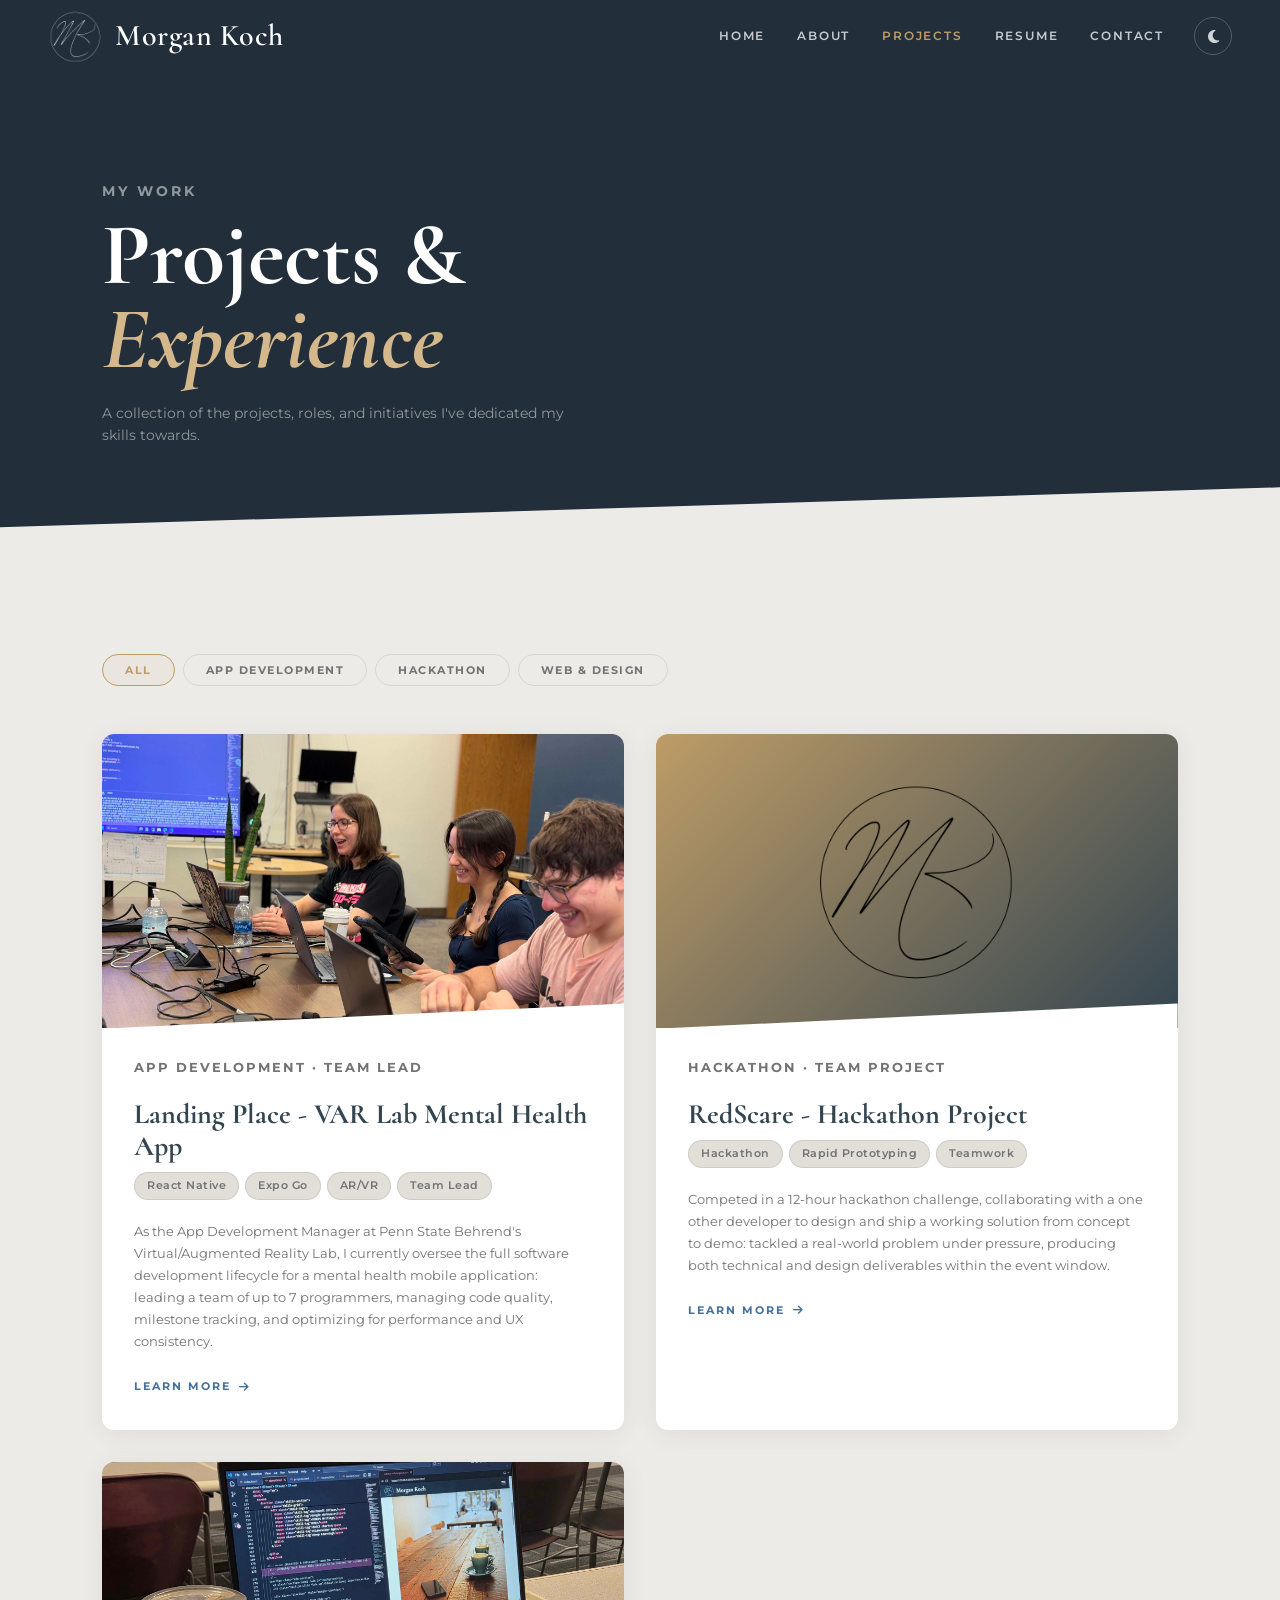
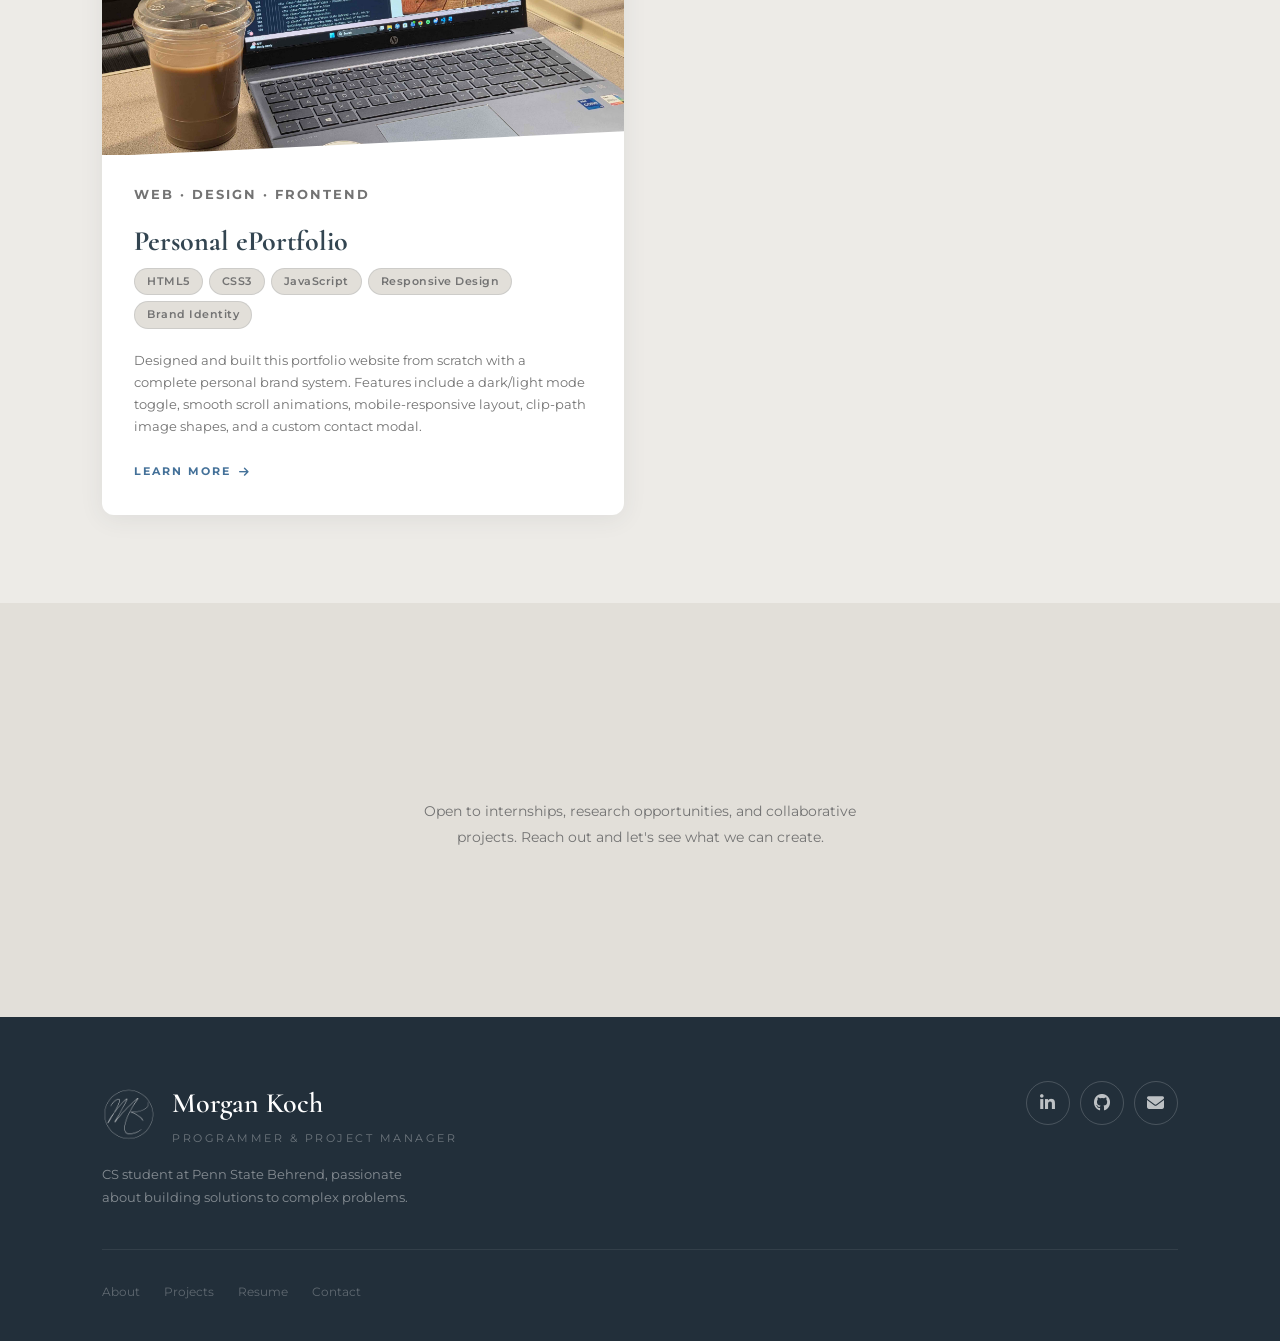
<file: projects.html>
<!DOCTYPE html>
<html lang="en">
<head>
  <meta charset="UTF-8">
  <meta name="viewport" content="width=device-width, initial-scale=1.0">
  <title>Projects — Morgan Koch</title>
  <link href="https://fonts.googleapis.com/css2?family=Cormorant:ital,wght@0,600;0,700;1,600&family=Montserrat:wght@300;400;500;600;700&display=swap" rel="stylesheet">
  <link rel="stylesheet" href="https://cdnjs.cloudflare.com/ajax/libs/font-awesome/6.4.0/css/all.min.css">
  <link rel="stylesheet" href="style.css">
</head>
<body>

  <!-- ===== HEADER ===== -->
  <header>
    <a href="index.html" class="header-logo">
      <img src="assets/Logo_White.png" alt="MK">
      <span class="logo-name">Morgan Koch</span>
    </a>
    <nav class="desktop-nav">
      <a href="index.html">Home</a>
      <a href="about.html">About</a>
      <a href="projects.html" class="active">Projects</a>
      <a href="resume.html">Resume</a>
      <a href="contact.html">Contact</a>
      <button class="theme-toggle" id="themeToggle" aria-label="Toggle dark mode">
        <i class="fas fa-moon"></i>
      </button>
    </nav>
    <button class="hamburger" id="hamburger" aria-label="Open menu">
      <span></span><span></span><span></span>
    </button>
  </header>

  <nav class="mobile-nav" id="mobileNav">
    <a href="index.html">Home</a>
    <a href="about.html">About</a>
    <a href="projects.html">Projects</a>
    <a href="resume.html">Resume</a>
    <a href="contact.html">Contact</a>
  </nav>

  <main>

    <!-- ===== PAGE HERO ===== -->
    <div class="page-hero">
      <div class="page-hero-content">
        <p class="page-hero-label">My Work</p>
        <h1>Projects &amp;<br><em style="color:var(--gold-lt);">Experience</em></h1>
        <p>A collection of the projects, roles, and initiatives I've dedicated my skills towards.</p>
      </div>
    </div>

    <!-- ===== PROJECTS ===== -->
    <section class="projects-full">
      <!-- Filter Buttons -->
      <div class="projects-filter fade-in">
        <button class="filter-btn active" data-filter="all">All</button>
        <button class="filter-btn" data-filter="app-dev">App Development</button>
        <button class="filter-btn" data-filter="hackathon">Hackathon</button>
        <button class="filter-btn" data-filter="web">Web &amp; Design</button>
      </div>

      <div class="projects-full-grid">

        <!-- VAR Lab -->
        <div class="project-card-lg fade-up" data-category="app-dev">
          <div class="card-img-wrap" style="background:linear-gradient(135deg,#334551,#447199);">
            <img src="assets/VAR_LinkedIn.jpg"
                 alt="VAR Lab Mental Health App Development (Landing Place)"
                 onerror="this.style.objectFit='contain';this.style.padding='2rem'">
          </div>
          <div class="project-card-body">
            <p class="project-tag">App Development &middot; Team Lead</p>
            <h3>Landing Place - VAR Lab Mental Health App</h3>
            <div class="project-chips">
              <span class="chip">React Native</span>
              <span class="chip">Expo Go</span>
              <span class="chip">AR/VR</span>
              <span class="chip">Team Lead</span>
            </div>
            <p>
              As the App Development Manager at Penn State Behrend's Virtual/Augmented Reality Lab,
              I currently oversee the full software development lifecycle for a mental health mobile application:
              leading a team of up to 7 programmers, managing code quality, milestone tracking, and
              optimizing for performance and UX consistency.
            </p>
            <a href="project-var-lab.html" class="project-link">Learn More <i class="fas fa-arrow-right"></i></a>
          </div>
        </div>

        <!-- Hackathon -->
        <div class="project-card-lg fade-up delay-1" data-category="hackathon">
          <div class="card-img-wrap" style="background:linear-gradient(135deg,#be9c67,#334551);">
            <img src="assets/Logo_Black.png"
                 alt="Screenshot from Hackathon Project RedScare"
                 style="object-fit:contain; padding:2.5rem;"
                 onerror="this.style.display='none'">
          </div>
          <div class="project-card-body">
            <p class="project-tag">Hackathon &middot; Team Project</p>
            <h3>RedScare - Hackathon Project</h3>
            <div class="project-chips">
              <span class="chip">Hackathon</span>
              <span class="chip">Rapid Prototyping</span>
              <span class="chip">Teamwork</span>
            </div>
            <p>
              Competed in a 12-hour hackathon challenge, collaborating with a one other developer to design and
              ship a working solution from concept to demo: tackled a real-world problem under
              pressure, producing both technical and design deliverables within the event window.
            </p>
            <a href="project-hackathon.html" class="project-link">Learn More <i class="fas fa-arrow-right"></i></a>
          </div>
        </div>

        <!-- Personal ePortfolio -->
        <div class="project-card-lg fade-up" data-category="web">
          <div class="card-img-wrap" style="background:linear-gradient(135deg,#447199,#be9c67);">
            <img src="assets/WorkingOnPortfolioSite.jpg"
                 alt="Personal ePortfolio"
                 onerror="this.style.display='none'">
          </div>
          <div class="project-card-body">
            <p class="project-tag">Web &middot; Design &middot; Frontend</p>
            <h3>Personal ePortfolio</h3>
            <div class="project-chips">
              <span class="chip">HTML5</span>
              <span class="chip">CSS3</span>
              <span class="chip">JavaScript</span>
              <span class="chip">Responsive Design</span>
              <span class="chip">Brand Identity</span>
            </div>
            <p>
              Designed and built this portfolio website from scratch with a complete personal
              brand system. Features include a dark/light mode toggle, smooth scroll animations,
              mobile-responsive layout, clip-path image shapes, and a custom contact modal.
            </p>
            <a href="project-eportfolio.html" class="project-link">Learn More <i class="fas fa-arrow-right"></i></a>
          </div>
        </div>

      </div>
    </section>

    <!-- ===== CTA ===== -->
    <section style="background:var(--bg-alt); text-align:center; padding:80px 8%;">
      <p class="section-label fade-in">Have something in mind?</p>
      <h2 class="section-title fade-up" style="margin:0 auto 20px;">Let's Build Something Together</h2>
      <p style="font-size:14px; color:var(--text-muted); max-width:440px; margin:0 auto 40px; line-height:1.8;">
        Open to internships, research opportunities, and collaborative projects.
        Reach out and let's see what we can create.
      </p>
      <a href="contact.html" class="btn-primary fade-up delay-1">Start a Conversation</a>
    </section>

  </main>

  <!-- ===== FOOTER ===== -->
  <footer>
    <div class="footer-inner">
      <div>
        <div class="footer-brand">
          <img src="assets/Logo_White.png" alt="MK Logo" class="footer-logo">
          <div>
            <div class="footer-name">Morgan Koch</div>
            <div class="footer-tagline">Programmer &amp; Project Manager</div>
          </div>
        </div>
        <p class="footer-desc">CS student at Penn State Behrend, passionate about building solutions to complex problems.</p>
      </div>
      <div class="footer-socials">
        <a href="https://www.linkedin.com/in/moekoch" target="_blank" rel="noopener" class="social-link"><i class="fab fa-linkedin-in"></i></a>
        <a href="https://github.com/moekoch" target="_blank" rel="noopener" class="social-link"><i class="fab fa-github"></i></a>
        <a href="mailto:ekoch.morgan@gmail.com" class="social-link"><i class="fas fa-envelope"></i></a>
      </div>
    </div>
    <div class="footer-bottom">
      <nav>
        <a href="about.html">About</a>
        <a href="projects.html">Projects</a>
        <a href="resume.html">Resume</a>
        <a href="contact.html">Contact</a>
      </nav>
    </div>
  </footer>

  <script src="main.js"></script>
</body>
</html>
</file>
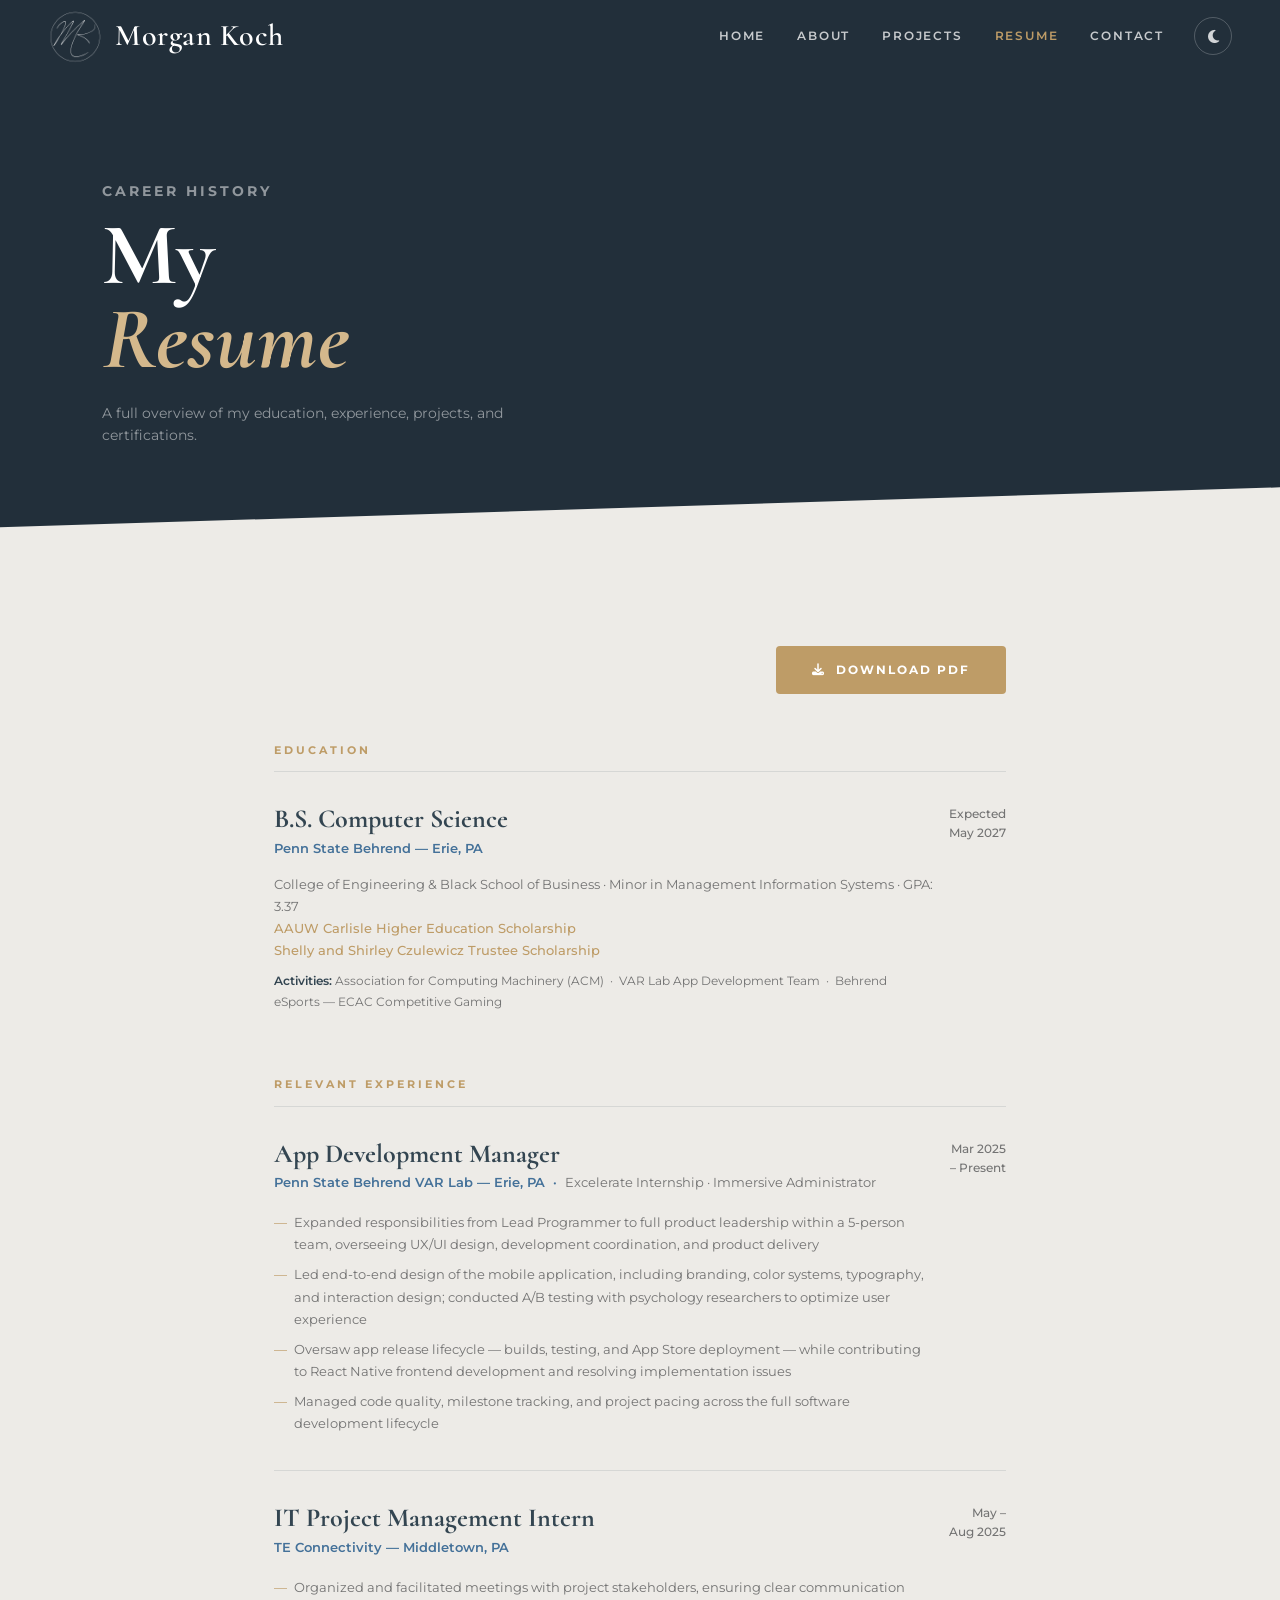
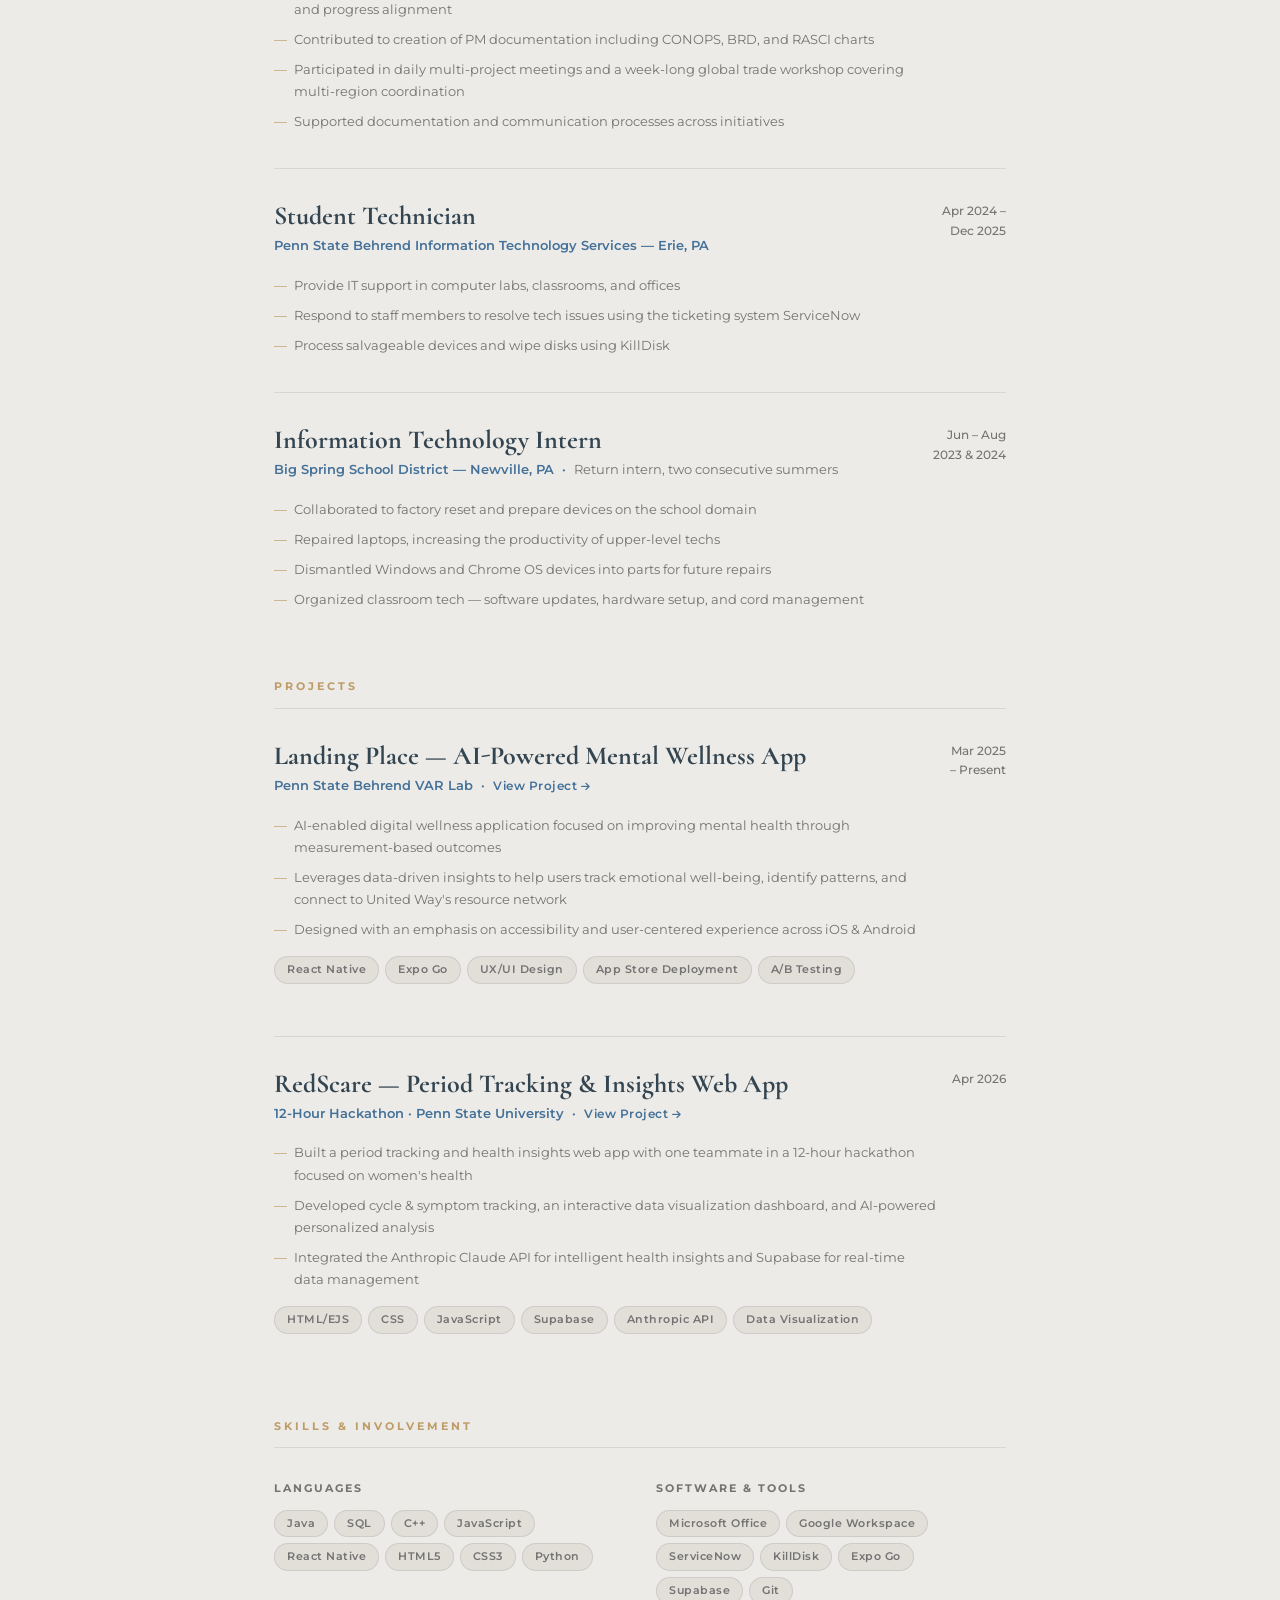
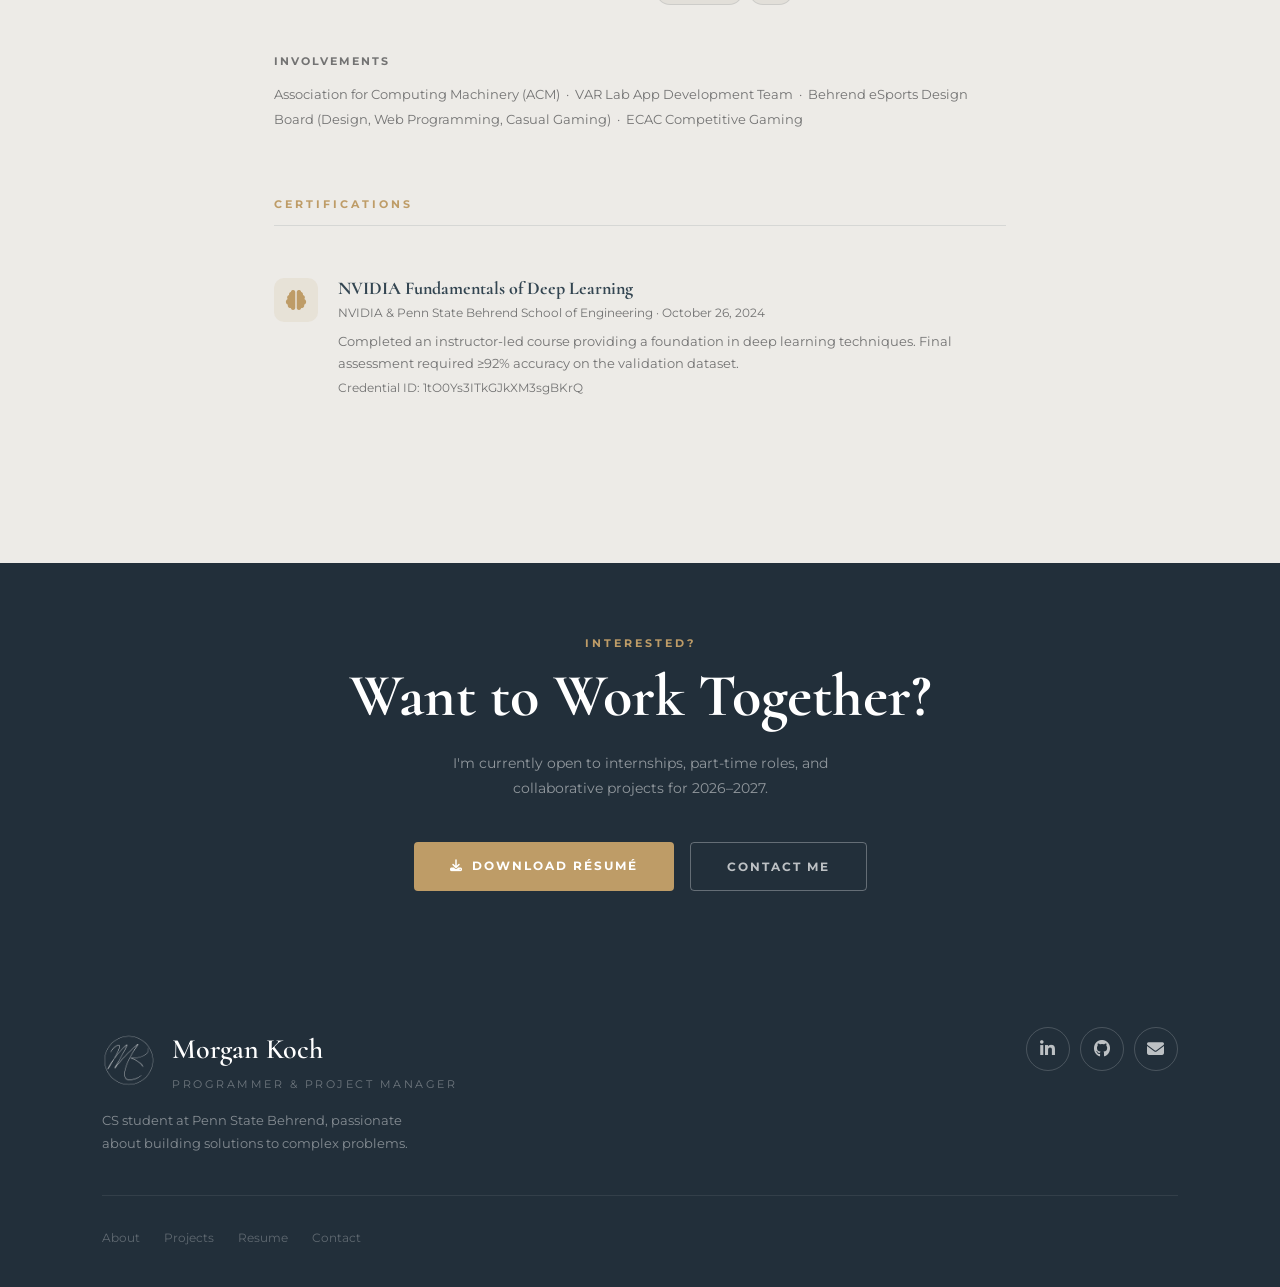
<file: resume.html>
<!DOCTYPE html>
<html lang="en">
<head>
  <meta charset="UTF-8">
  <meta name="viewport" content="width=device-width, initial-scale=1.0">
  <title>Resume — Morgan Koch</title>
  <link href="https://fonts.googleapis.com/css2?family=Cormorant:ital,wght@0,600;0,700;1,600&family=Montserrat:wght@300;400;500;600;700&display=swap" rel="stylesheet">
  <link rel="stylesheet" href="https://cdnjs.cloudflare.com/ajax/libs/font-awesome/6.4.0/css/all.min.css">
  <link rel="stylesheet" href="style.css">
</head>
<body>

  <!-- ===== HEADER ===== -->
  <header>
    <a href="index.html" class="header-logo">
      <img src="assets/Logo_White.png" alt="MK">
      <span class="logo-name">Morgan Koch</span>
    </a>
    <nav class="desktop-nav">
      <a href="index.html">Home</a>
      <a href="about.html">About</a>
      <a href="projects.html">Projects</a>
      <a href="resume.html" class="active">Resume</a>
      <a href="contact.html">Contact</a>
      <button class="theme-toggle" id="themeToggle" aria-label="Toggle dark mode">
        <i class="fas fa-moon"></i>
      </button>
    </nav>
    <button class="hamburger" id="hamburger" aria-label="Open menu">
      <span></span><span></span><span></span>
    </button>
  </header>

  <nav class="mobile-nav" id="mobileNav">
    <a href="index.html">Home</a>
    <a href="about.html">About</a>
    <a href="projects.html">Projects</a>
    <a href="resume.html">Resume</a>
    <a href="contact.html">Contact</a>
  </nav>

  <main>

    <!-- ===== PAGE HERO ===== -->
    <div class="page-hero">
      <div class="page-hero-content">
        <p class="page-hero-label">Career History</p>
        <h1>My<br><em style="color:var(--gold-lt);">Resume</em></h1>
        <p>A full overview of my education, experience, projects, and certifications.</p>
      </div>
    </div>

    <!-- ===== RESUME CONTENT ===== -->
    <div class="resume-wrap">

      <!-- Download CTA -->
      <div class="resume-download-row fade-in">
        <a href="Koch_Resume_01-2026.pdf" download class="btn-primary">
          <i class="fas fa-download" style="margin-right:10px;"></i>Download PDF
        </a>
      </div>

      <!-- EDUCATION -->
      <div class="resume-block fade-up">
        <p class="resume-block-title">Education</p>

        <div class="resume-item">
          <div>
            <h3 class="resume-item-title">B.S. Computer Science</h3>
            <p class="resume-item-org">Penn State Behrend — Erie, PA</p>
            <p style="font-size:13px; color:var(--text-muted); line-height:1.7;">
              College of Engineering &amp; Black School of Business · Minor in Management Information Systems · GPA: 3.37<br>
              <span style="color:var(--gold); font-weight:500;">AAUW Carlisle Higher Education Scholarship</span><br>
              <span style="color:var(--gold); font-weight:500;">Shelly and Shirley Czulewicz Trustee Scholarship</span>
            </p>
            <p style="font-size:12px; color:var(--text-muted); margin-top:10px; line-height:1.7;">
              <span style="font-weight:600; color:var(--text);">Activities:</span>
              Association for Computing Machinery (ACM) &nbsp;&middot;&nbsp;
              VAR Lab App Development Team &nbsp;&middot;&nbsp;
              Behrend eSports — ECAC Competitive Gaming
            </p>
          </div>
          <div class="resume-item-date">
            Expected<br>May 2027
          </div>
        </div>
      </div>

      <!-- EXPERIENCE -->
      <div class="resume-block fade-up delay-1">
        <p class="resume-block-title">Relevant Experience</p>

        <div class="resume-item">
          <div>
            <h3 class="resume-item-title">App Development Manager</h3>
            <p class="resume-item-org">Penn State Behrend VAR Lab — Erie, PA &nbsp;·&nbsp; <span style="color:var(--text-muted); font-weight:400;">Excelerate Internship · Immersive Administrator</span></p>
            <ul>
              <li>Expanded responsibilities from Lead Programmer to full product leadership within a 5-person team, overseeing UX/UI design, development coordination, and product delivery</li>
              <li>Led end-to-end design of the mobile application, including branding, color systems, typography, and interaction design; conducted A/B testing with psychology researchers to optimize user experience</li>
              <li>Oversaw app release lifecycle — builds, testing, and App Store deployment — while contributing to React Native frontend development and resolving implementation issues</li>
              <li>Managed code quality, milestone tracking, and project pacing across the full software development lifecycle</li>
            </ul>
          </div>
          <div class="resume-item-date">Mar 2025<br>– Present</div>
        </div>

        <div class="resume-item">
          <div>
            <h3 class="resume-item-title">IT Project Management Intern</h3>
            <p class="resume-item-org">TE Connectivity — Middletown, PA</p>
            <ul>
              <li>Organized and facilitated meetings with project stakeholders, ensuring clear communication and progress alignment</li>
              <li>Contributed to creation of PM documentation including CONOPS, BRD, and RASCI charts</li>
              <li>Participated in daily multi-project meetings and a week-long global trade workshop covering multi-region coordination</li>
              <li>Supported documentation and communication processes across initiatives</li>
            </ul>
          </div>
          <div class="resume-item-date">May –<br>Aug 2025</div>
        </div>

        <div class="resume-item">
          <div>
            <h3 class="resume-item-title">Student Technician</h3>
            <p class="resume-item-org">Penn State Behrend Information Technology Services — Erie, PA</p>
            <ul>
              <li>Provide IT support in computer labs, classrooms, and offices</li>
              <li>Respond to staff members to resolve tech issues using the ticketing system ServiceNow</li>
              <li>Process salvageable devices and wipe disks using KillDisk</li>
            </ul>
          </div>
          <div class="resume-item-date">Apr 2024 –<br>Dec 2025</div>
        </div>

        <div class="resume-item">
          <div>
            <h3 class="resume-item-title">Information Technology Intern</h3>
            <p class="resume-item-org">Big Spring School District — Newville, PA &nbsp;·&nbsp; <span style="color:var(--text-muted); font-weight:400;">Return intern, two consecutive summers</span></p>
            <ul>
              <li>Collaborated to factory reset and prepare devices on the school domain</li>
              <li>Repaired laptops, increasing the productivity of upper-level techs</li>
              <li>Dismantled Windows and Chrome OS devices into parts for future repairs</li>
              <li>Organized classroom tech — software updates, hardware setup, and cord management</li>
            </ul>
          </div>
          <div class="resume-item-date">Jun – Aug<br>2023 &amp; 2024</div>
        </div>
      </div>

      <!-- PROJECTS -->
      <div class="resume-block fade-up delay-2">
        <p class="resume-block-title">Projects</p>

        <div class="resume-item">
          <div>
            <h3 class="resume-item-title">Landing Place — AI-Powered Mental Wellness App</h3>
            <p class="resume-item-org">Penn State Behrend VAR Lab &nbsp;·&nbsp; <a href="project-var-lab.html" style="color:var(--blue); font-size:12px; font-weight:600; letter-spacing:0.5px;">View Project <i class="fas fa-arrow-right" style="font-size:10px;"></i></a></p>
            <ul>
              <li>AI-enabled digital wellness application focused on improving mental health through measurement-based outcomes</li>
              <li>Leverages data-driven insights to help users track emotional well-being, identify patterns, and connect to United Way's resource network</li>
              <li>Designed with an emphasis on accessibility and user-centered experience across iOS &amp; Android</li>
            </ul>
            <div class="project-chips" style="margin-top:12px;">
              <span class="chip">React Native</span>
              <span class="chip">Expo Go</span>
              <span class="chip">UX/UI Design</span>
              <span class="chip">App Store Deployment</span>
              <span class="chip">A/B Testing</span>
            </div>
          </div>
          <div class="resume-item-date">Mar 2025<br>– Present</div>
        </div>

        <div class="resume-item">
          <div>
            <h3 class="resume-item-title">RedScare — Period Tracking &amp; Insights Web App</h3>
            <p class="resume-item-org">12-Hour Hackathon · Penn State University &nbsp;·&nbsp; <a href="project-hackathon.html" style="color:var(--blue); font-size:12px; font-weight:600; letter-spacing:0.5px;">View Project <i class="fas fa-arrow-right" style="font-size:10px;"></i></a></p>
            <ul>
              <li>Built a period tracking and health insights web app with one teammate in a 12-hour hackathon focused on women's health</li>
              <li>Developed cycle &amp; symptom tracking, an interactive data visualization dashboard, and AI-powered personalized analysis</li>
              <li>Integrated the Anthropic Claude API for intelligent health insights and Supabase for real-time data management</li>
            </ul>
            <div class="project-chips" style="margin-top:12px;">
              <span class="chip">HTML/EJS</span>
              <span class="chip">CSS</span>
              <span class="chip">JavaScript</span>
              <span class="chip">Supabase</span>
              <span class="chip">Anthropic API</span>
              <span class="chip">Data Visualization</span>
            </div>
          </div>
          <div class="resume-item-date">Apr 2026</div>
        </div>
      </div>

      <!-- SKILLS -->
      <div class="resume-block fade-up delay-3">
        <p class="resume-block-title">Skills &amp; Involvement</p>

        <div style="display:grid; grid-template-columns: repeat(2,1fr); gap:32px;">
          <div>
            <p style="font-size:11px; font-weight:700; letter-spacing:2px; text-transform:uppercase; color:var(--text-muted); margin-bottom:12px;">Languages</p>
            <div class="project-chips">
              <span class="chip">Java</span>
              <span class="chip">SQL</span>
              <span class="chip">C++</span>
              <span class="chip">JavaScript</span>
              <span class="chip">React Native</span>
              <span class="chip">HTML5</span>
              <span class="chip">CSS3</span>
              <span class="chip">Python</span>
            </div>
          </div>
          <div>
            <p style="font-size:11px; font-weight:700; letter-spacing:2px; text-transform:uppercase; color:var(--text-muted); margin-bottom:12px;">Software &amp; Tools</p>
            <div class="project-chips">
              <span class="chip">Microsoft Office</span>
              <span class="chip">Google Workspace</span>
              <span class="chip">ServiceNow</span>
              <span class="chip">KillDisk</span>
              <span class="chip">Expo Go</span>
              <span class="chip">Supabase</span>
              <span class="chip">Git</span>
            </div>
          </div>
        </div>

        <div style="margin-top:28px;">
          <p style="font-size:11px; font-weight:700; letter-spacing:2px; text-transform:uppercase; color:var(--text-muted); margin-bottom:12px;">Involvements</p>
          <p style="font-size:13px; color:var(--text-muted); line-height:1.9;">
            Association for Computing Machinery (ACM) &nbsp;&middot;&nbsp;
            VAR Lab App Development Team &nbsp;&middot;&nbsp;
            Behrend eSports Design Board (Design, Web Programming, Casual Gaming) &nbsp;&middot;&nbsp;
            ECAC Competitive Gaming
          </p>
        </div>
      </div>

      <!-- CERTIFICATIONS -->
      <div class="resume-block fade-up delay-3">
        <p class="resume-block-title">Certifications</p>

        <div class="cert-item">
          <div class="cert-icon"><i class="fas fa-brain"></i></div>
          <div>
            <h3 class="cert-title">NVIDIA Fundamentals of Deep Learning</h3>
            <p class="cert-org">NVIDIA &amp; Penn State Behrend School of Engineering · October 26, 2024</p>
            <p style="font-size:13px; color:var(--text-muted); margin-top:8px; line-height:1.7;">
              Completed an instructor-led course providing a foundation in deep learning techniques.
              Final assessment required ≥92% accuracy on the validation dataset.
              <span style="color:var(--text-muted); font-size:12px; display:block; margin-top:4px;">Credential ID: 1tO0Ys3ITkGJkXM3sgBKrQ</span>
            </p>
          </div>
        </div>
      </div>

    </div><!-- /resume-wrap -->

    <!-- CTA Banner -->
    <section style="background:var(--dark-deep); text-align:center; padding:72px 8%;">
      <p class="section-label" style="color:var(--gold);">Interested?</p>
      <h2 class="section-title fade-up" style="color:#fff; margin:0 auto 20px;">Want to Work Together?</h2>
      <p style="font-size:14px; color:rgba(255,255,255,0.5); max-width:400px; margin:0 auto 40px; line-height:1.8;">
        I'm currently open to internships, part-time roles, and collaborative projects for 2026–2027.
      </p>
      <div style="display:flex; gap:16px; justify-content:center; flex-wrap:wrap;">
        <a href="Koch_Resume_01-2026.pdf" download class="btn-primary">
          <i class="fas fa-download" style="margin-right:8px;"></i>Download Résumé
        </a>
        <a href="contact.html" class="btn-outline" style="border-color:rgba(255,255,255,0.3); color:rgba(255,255,255,0.7);">
          Contact Me
        </a>
      </div>
    </section>

  </main>

  <!-- ===== FOOTER ===== -->
  <footer>
    <div class="footer-inner">
      <div>
        <div class="footer-brand">
          <img src="assets/Logo_White.png" alt="MK Logo" class="footer-logo">
          <div>
            <div class="footer-name">Morgan Koch</div>
            <div class="footer-tagline">Programmer &amp; Project Manager</div>
          </div>
        </div>
        <p class="footer-desc">CS student at Penn State Behrend, passionate about building solutions to complex problems.</p>
      </div>
      <div class="footer-socials">
        <a href="https://www.linkedin.com/in/moekoch" target="_blank" rel="noopener" class="social-link"><i class="fab fa-linkedin-in"></i></a>
        <a href="https://github.com/moekoch" target="_blank" rel="noopener" class="social-link"><i class="fab fa-github"></i></a>
        <a href="mailto:ekoch.morgan@gmail.com" class="social-link"><i class="fas fa-envelope"></i></a>
      </div>
    </div>
    <div class="footer-bottom">
      <nav>
        <a href="about.html">About</a>
        <a href="projects.html">Projects</a>
        <a href="resume.html">Resume</a>
        <a href="contact.html">Contact</a>
      </nav>
    </div>
  </footer>

  <script src="main.js"></script>
</body>
</html>
</file>
<file: style.css>
/*
  Brand: #edebe7 · #334551 · #447199 · #be9c67 · #737373
  Fonts: Cormorant (display) · Montserrat (body)
*/

/* ===== CSS VARIABLES (pre-establish color names for ease of use) ===== */
:root {
  --bg:           #edebe7;
  --bg-alt:       #e2dfd9;
  --surface:      #ffffff;
  --surface-alt:  #f5f3f0;
  --text:         #334551;
  --text-muted:   #737373;
  --gold:         #be9c67;
  --gold-lt:      #d4b88c;
  --gold-dk:      #a0824e;
  --blue:         #447199;
  --blue-lt:      #6b9fc4;
  --dark:         #334551;
  --dark-deep:    #222f3a;
  --border:       rgba(51,69,81,0.12);
  --shadow:       0 4px 24px rgba(51,69,81,0.08);
  --shadow-lg:    0 16px 56px rgba(51,69,81,0.14);
  --radius:       4px;
  --radius-lg:    12px;
  --transition:   0.3s ease;
  --hh:           72px; /*header height*/
}

body.dark {
  --bg:          #1b2734;
  --bg-alt:      #162029;
  --surface:     #243344;
  --surface-alt: #1e2c3c;
  --text:        #e8e3db;
  --text-muted:  #8a9bab;
  --blue-lt:     #7aadd4;
  --border:      rgba(232,227,219,0.10);
  --shadow:      0 4px 24px rgba(0,0,0,0.28);
  --shadow-lg:   0 16px 56px rgba(0,0,0,0.40);
}

/* ===== RESET ===== */
*, *::before, *::after { box-sizing: border-box; margin: 0; padding: 0; }
html { scroll-behavior: smooth; }

body {
  font-family: 'Montserrat', sans-serif;
  background: var(--bg);
  color: var(--text);
  line-height: 1.6;
  transition: background 0.4s ease, color 0.4s ease;
  overflow-x: hidden;
}

h1,h2,h3,h4 { font-family: 'Cormorant', serif; line-height: 1.15; }
a  { text-decoration: none; color: inherit; }
img { max-width: 100%; display: block; }
button { font-family: 'Montserrat', sans-serif; }

/* ===== HEADER ===== */
header {
  position: fixed; top: 0; left: 0; right: 0;
  height: var(--hh); z-index: 100;
  background: var(--dark-deep);
  display: flex; align-items: center;
  justify-content: space-between;
  padding: 0 48px;
  transition: background 0.4s ease, box-shadow 0.3s ease;
}
body.dark header { background: #111c26; }
header.scrolled { box-shadow: 0 2px 24px rgba(0,0,0,0.3); }

.header-logo {
  display: flex; align-items: center; gap: 12px;
  flex-shrink: 0;
}
.header-logo img {
  size: 55px; width: 55px; height: 55px;
  object-fit: contain;
  border-radius: 50%;
}
.logo-name {
  font-family: 'Cormorant', serif;
  color: #fff; font-size: 30px; font-weight: 600;
  letter-spacing: 0.5px;
}

nav.desktop-nav {
  display: flex; align-items: center; gap: 4px;
}
nav.desktop-nav a {
  color: rgba(255,255,255,0.75);
  font-size: 12px; font-weight: 600;
  letter-spacing: 1.8px; text-transform: uppercase;
  padding: 7px 14px; border-radius: var(--radius);
  transition: color var(--transition);
}
nav.desktop-nav a:hover,
nav.desktop-nav a.active { color: var(--gold); }

.theme-toggle {
  background: none;
  border: 1px solid rgba(255,255,255,0.22);
  color: rgba(255,255,255,0.8);
  width: 38px; height: 38px; border-radius: 50%;
  cursor: pointer; display: flex;
  align-items: center; justify-content: center;
  font-size: 15px; margin-left: 12px;
  transition: border-color var(--transition), background var(--transition), color var(--transition);
}
.theme-toggle:hover { border-color: var(--gold); color: var(--gold); }

.hamburger {
  display: none; flex-direction: column;
  gap: 5px; cursor: pointer;
  background: none; border: none; padding: 4px;
}
.hamburger span {
  display: block; width: 24px; height: 2px;
  background: #fff; transition: all 0.3s ease;
  border-radius: 2px;
}
.hamburger.open span:nth-child(1) { transform: rotate(45deg) translate(5px,5px); }
.hamburger.open span:nth-child(2) { opacity: 0; }
.hamburger.open span:nth-child(3) { transform: rotate(-45deg) translate(5px,-5px); }

/* Mobile nav overlay */
.mobile-nav {
  display: none; flex-direction: column;
  position: fixed; top: var(--hh); left: 0; right: 0;
  background: #111c26; z-index: 99;
  padding: 16px 32px 32px;
  border-top: 1px solid rgba(255,255,255,0.08);
  animation: slideDown 0.25s ease;
}
@keyframes slideDown { from { opacity:0; transform:translateY(-8px); } to { opacity:1; transform:none; } }

.mobile-nav.open { display: flex; }
.mobile-nav a {
  color: rgba(255,255,255,0.8); font-size: 15px;
  font-weight: 500; letter-spacing: 1px;
  text-transform: uppercase; padding: 16px 0;
  border-bottom: 1px solid rgba(255,255,255,0.06);
  transition: color var(--transition);
}
.mobile-nav a:hover { color: var(--gold); }

/* ===== PAGE WRAPPER ===== */
main { padding-top: var(--hh); }

/* ===== SHARED BUTTONS ===== */
.btn-primary {
  display: inline-block;
  padding: 14px 36px; background: var(--gold);
  color: #fff; font-size: 12px; font-weight: 700;
  letter-spacing: 2px; text-transform: uppercase;
  border: none; border-radius: var(--radius);
  cursor: pointer; transition: background var(--transition), transform var(--transition), box-shadow var(--transition);
}
.btn-primary:hover { background: var(--gold-lt); transform: translateY(-2px); box-shadow: 0 8px 24px rgba(190,156,103,0.35); }

.btn-outline {
  display: inline-block;
  padding: 14px 36px; background: transparent;
  color: var(--text); font-size: 12px; font-weight: 700;
  letter-spacing: 2px; text-transform: uppercase;
  border: 1.5px solid var(--text);
  border-radius: var(--radius); cursor: pointer;
  transition: all var(--transition);
}
.btn-outline:hover { border-color: var(--blue); color: var(--blue); transform: translateY(-2px); }

/* ===== SECTION SHARED ===== */
section { padding: 88px 8%; }

.section-label {
  font-size: 11px; font-weight: 700; letter-spacing: 3px;
  text-transform: uppercase; color: var(--gold); margin-bottom: 10px;
}
.section-title {
  font-size: clamp(36px,5vw,60px); font-weight: 700; color: var(--text);
}
.section-subtitle {
  font-size: 14px; color: var(--text-muted); line-height: 1.8;
  max-width: 540px; margin-top: 16px;
}
.section-header {
  display: flex; justify-content: space-between;
  align-items: flex-end; margin-bottom: 56px;
  flex-wrap: wrap; gap: 20px;
}

/* ===== HERO (INDEX) ===== */
#hero {
  min-height: calc(100vh - var(--hh));
  display: grid; grid-template-columns: 1fr 1fr;
  align-items: center;
  padding: 60px 8% 80px 10%;
  gap: 48px;
  position: relative; overflow: hidden;
}

/* Subtle grain texture overlay */
#hero::after {
  content: '';
  position: absolute; inset: 0; pointer-events: none;
  background-image: url("data:image/svg+xml,%3Csvg viewBox='0 0 256 256' xmlns='http://www.w3.org/2000/svg'%3E%3Cfilter id='noise'%3E%3CfeTurbulence type='fractalNoise' baseFrequency='0.9' numOctaves='4' stitchTiles='stitch'/%3E%3C/filter%3E%3Crect width='100%25' height='100%25' filter='url(%23noise)' opacity='0.03'/%3E%3C/svg%3E");
  opacity: 0.4;
}

.hero-content { position: relative; z-index: 2; }

.hero-greeting {
  font-size: 12px; font-weight: 700; letter-spacing: 3.5px;
  text-transform: uppercase; color: var(--gold);
  margin-bottom: 14px;
  display: flex; align-items: center; gap: 14px;
}
.hero-greeting::before {
  content: ''; display: block;
  width: 44px; height: 1.5px; background: var(--gold);
}

.hero-name {
  font-size: clamp(60px, 8vw, 100px);
  font-weight: 700; line-height: 0.9;
  color: var(--text); margin-bottom: 20px;
  letter-spacing: -1px;
}

.hero-title {
  font-size: 12px; font-weight: 600; letter-spacing: 3px;
  text-transform: uppercase; color: var(--text-muted);
  margin-bottom: 24px;
}

.hero-description {
  font-size: 14px; line-height: 1.85;
  color: var(--text-muted); max-width: 420px;
  margin-bottom: 40px;
}

.hero-actions { display: flex; gap: 16px; flex-wrap: wrap; }

/* Hero image side */
.hero-image-wrapper {
  position: relative; z-index: 2;
  display: flex; justify-content: center; align-items: center;
}

.hero-image-frame {
  position: relative;
  width: min(400px, 100%);
}

/* Tilted gold border behind photo */
.hero-image-frame::before {
  content: ''; position: absolute;
  top: -18px; right: -18px;
  width: 100%; height: 100%;
  border: 2px solid var(--gold); border-radius: var(--radius-lg);
  transform: rotate(3deg); z-index: 0;
  transition: transform 0.4s ease;
}
.hero-image-frame:hover::before { transform: rotate(5deg) scale(1.01); }

.hero-photo {
  position: relative; z-index: 1;
  width: 100%; aspect-ratio: 3/4;
  object-fit: cover; border-radius: var(--radius-lg);
  clip-path: polygon(0 0, 100% 0, 100% 87%, 90% 100%, 0 100%);
  transition: filter 0.4s ease;
}
.hero-photo:hover { filter: brightness(1.05); }

.hero-photo-placeholder {
  position: relative; z-index: 1;
  width: 100%; aspect-ratio: 3/4;
  background: linear-gradient(145deg, var(--dark) 0%, var(--blue) 60%, var(--dark-deep) 100%);
  border-radius: var(--radius-lg);
  clip-path: polygon(0 0, 100% 0, 100% 87%, 90% 100%, 0 100%);
  display: flex; flex-direction: column;
  align-items: center; justify-content: center;
  gap: 12px;
}
.hero-photo-placeholder i { font-size: 56px; color: rgba(255,255,255,0.18); }
.hero-photo-placeholder span { font-size: 13px; color: rgba(255,255,255,0.35); letter-spacing: 1px; }

/* Floating info badge */
.hero-badge {
  position: absolute; bottom: 28px; left: -24px;
  background: var(--surface); border-radius: var(--radius-lg);
  padding: 14px 20px;
  box-shadow: var(--shadow-lg);
  z-index: 3; display: flex; align-items: center; gap: 12px;
}
.hero-badge-icon {
  width: 38px; height: 38px; background: var(--gold);
  border-radius: 8px; display: flex;
  align-items: center; justify-content: center;
  color: #fff; font-size: 17px; flex-shrink: 0;
}
.hero-badge-text { font-size: 12px; font-weight: 700; color: var(--text); line-height: 1; }
.hero-badge-text span { display: block; font-weight: 400; color: var(--text-muted); margin-top: 4px; font-size: 11px; }

/* Decorative background blob */
.hero-blob {
  position: absolute; right: -80px; top: 50%;
  transform: translateY(-50%);
  width: 500px; height: 500px;
  background: radial-gradient(circle, rgba(68,113,153,0.08) 0%, transparent 70%);
  border-radius: 50%; z-index: 0; pointer-events: none;
}

/* ===== PILLARS (dark band) ===== */
#pillars {
  background: var(--dark-deep); padding: 0;
  display: grid; grid-template-columns: repeat(3,1fr);
}
body.dark #pillars { background: #111c26; }

.pillar {
  padding: 56px 44px;
  border-right: 1px solid rgba(255,255,255,0.07);
  transition: background 0.3s ease;
}
.pillar:last-child { border-right: none; }
.pillar:hover { background: rgba(255,255,255,0.03); }

.pillar-number {
  font-family: 'Cormorant', serif;
  font-size: 80px; font-weight: 700;
  color: var(--gold-lt);
  line-height: 1; margin-bottom: 10px;
}
.pillar-title { font-size: 28px; color: #fff; margin-bottom: 14px; }
.pillar-text { font-size: 13px; color: rgba(255,255,255,0.45); line-height: 1.75; }

/* ===== FEATURED PROJECTS ===== */
#featured { background: var(--bg); }

.projects-grid {
  display: grid; grid-template-columns: repeat(3,1fr); gap: 28px;
}

.project-card {
  background: var(--surface); border-radius: var(--radius-lg);
  overflow: hidden; box-shadow: var(--shadow);
  transition: transform var(--transition), box-shadow var(--transition);
}
.project-card:hover { transform: translateY(-8px); box-shadow: var(--shadow-lg); }

.project-card-image {
  width: 100%; aspect-ratio: 16/9; overflow: hidden; position: relative;
}
.project-card-img {
  width: 100%; height: 100%; object-fit: cover;
  transition: transform 0.6s ease;
}
.project-card:hover .project-card-img { transform: scale(1.06); }

.project-card-body { padding: 26px; }
.project-tag { font-size: 10px; font-weight: 700; letter-spacing: 2px; text-transform: uppercase; color: var(--gold); margin-bottom: 8px; }
.project-card h3 { font-size: 24px; margin-bottom: 10px; color: var(--text); }
.project-card p { font-size: 13px; color: var(--text-muted); line-height: 1.65; margin-bottom: 20px; }

.project-link {
  font-size: 11px; font-weight: 700; letter-spacing: 2px;
  text-transform: uppercase; color: var(--blue);
  display: inline-flex; align-items: center; gap: 8px;
  transition: gap var(--transition), color var(--transition);
}
.project-link:hover { gap: 12px; color: var(--gold); }

/* ===== ABOUT TEASER ===== */
#about-teaser {
  background: var(--bg-alt);
  text-align: center;
}
body.dark #about-teaser { background: var(--surface-alt); }

#about-teaser .section-title { margin: 0 auto 20px; }
#about-teaser .section-subtitle { margin: 0 auto 40px; text-align: center; }

/* ===== PAGE HERO BANNER (inner pages) ===== */
.page-hero {
  background: var(--dark-deep);
  padding: 88px 8% 120px;
  position: relative; overflow: hidden;
}
body.dark .page-hero { background: #111c26; }

/* Diagonal cut at bottom */
.page-hero::after {
  content: ''; position: absolute;
  bottom: -1px; left: 0; right: 0;
  height: 80px; background: var(--bg);
  clip-path: polygon(0 50%, 100% 0, 100% 100%, 0 100%);
}
body.dark .page-hero::after { background: var(--bg); }

.page-hero-label {
  font-size: 11px; font-weight: 700; letter-spacing: 3px;
  text-transform: uppercase; color: var(--gold); margin-bottom: 12px;
}
.page-hero h1 {
  font-size: clamp(52px, 8vw, 88px);
  color: #fff; font-weight: 700; line-height: 0.95;
}
.page-hero p { font-size: 14px; color: rgba(255,255,255,0.5); margin-top: 20px; max-width: 480px; }

/* ===== ABOUT PAGE ===== */
.about-section { padding: 100px 8%; }

.about-grid {
  display: grid; grid-template-columns: 1fr 1fr;
  gap: 80px; align-items: center;
}

.about-image-wrap { position: relative; }

/* Parallelogram shape on about image */
.about-img-shape {
  width: 100%; aspect-ratio: 4/5;
  overflow: hidden; position: relative;
  clip-path: polygon(6% 0%, 100% 0%, 94% 100%, 0% 100%);
  border-radius: var(--radius);
}
.about-img-shape img {
  width: 100%; height: 100%; object-fit: cover;
  transition: transform 0.6s ease;
}
.about-img-shape:hover img { transform: scale(1.04); }

/* Gold bracket accent behind image */
.about-image-wrap::before {
  content: ''; position: absolute;
  top: 20px; left: -16px;
  width: 70px; height: calc(100% - 20px);
  border-left: 2px solid var(--gold);
  border-top: 2px solid var(--gold);
  border-radius: 2px 0 0 0;
  pointer-events: none;
}
.about-image-wrap::after {
  content: ''; position: absolute;
  bottom: -16px; right: -16px;
  width: 70px; height: 70px;
  border-right: 2px solid var(--gold);
  border-bottom: 2px solid var(--gold);
  border-radius: 0 0 2px 0;
  pointer-events: none;
}

.about-content h2 { font-size: clamp(38px,4vw,56px); margin-bottom: 24px; }
.about-content p { font-size: 14px; line-height: 1.9; color: var(--text-muted); margin-bottom: 18px; }

.about-details {
  display: grid; grid-template-columns: 1fr 1fr;
  gap: 20px; margin: 32px 0;
}
.about-detail { border-left: 2px solid var(--gold); padding-left: 16px; }
.about-detail-label {
  font-size: 10px; font-weight: 700; letter-spacing: 2px;
  text-transform: uppercase; color: var(--text-muted); margin-bottom: 4px;
}
.about-detail-value { font-size: 14px; font-weight: 600; color: var(--text); }

/* Signature decoration */
.signature-wrap {
  margin-top: 32px;
}
.signature-wrap img {
  height: 80px; filter: invert(0);
  mix-blend-mode: multiply; opacity: 0.85;
}
body.dark .signature-wrap img { filter: invert(1); mix-blend-mode: screen; }

/* ===== SKILLS SECTION ===== */
.skills-section { background: var(--bg-alt); }
body.dark .skills-section { background: var(--surface-alt); }

.skills-grid {
  display: grid; grid-template-columns: repeat(3,1fr);
  gap: 48px; margin-top: 56px;
}
.skill-category h3 {
  font-size: 24px; margin-bottom: 20px; color: var(--text);
  display: flex; align-items: center; gap: 12px;
}
.skill-category h3 i { color: var(--gold); font-size: 18px; }

.skill-tags { display: flex; flex-wrap: wrap; gap: 8px; }
.skill-tag {
  background: var(--surface); color: var(--text);
  font-size: 12px; font-weight: 500;
  padding: 7px 16px; border-radius: 24px;
  border: 1px solid var(--border);
  transition: border-color var(--transition), color var(--transition), background var(--transition);
}
.skill-tag:hover { border-color: var(--gold); color: var(--gold-dk); }

/* ===== EDUCATION / CERTIFICATIONS ===== */
.edu-section { padding: 88px 8%; }

.timeline { margin-top: 48px; }
.timeline-item {
  display: grid; grid-template-columns: 140px 1fr;
  gap: 32px; padding-bottom: 48px;
  position: relative;
}
.timeline-item::before {
  content: ''; position: absolute;
  left: 126px; top: 8px; bottom: 0;
  width: 1px; background: var(--border);
}
.timeline-item:last-child::before { display: none; }

.timeline-date {
  font-size: 12px; font-weight: 700; letter-spacing: 1px;
  color: var(--gold); text-align: right; padding-top: 3px;
}

.timeline-dot {
  position: absolute; left: 118px; top: 4px;
  width: 18px; height: 18px; border-radius: 50%;
  background: var(--bg); border: 2px solid var(--gold);
  z-index: 1;
}

.timeline-content h3 { font-size: 26px; margin-bottom: 6px; }
.timeline-org { font-size: 13px; font-weight: 600; color: var(--blue); margin-bottom: 12px; }
.timeline-content p { font-size: 13px; color: var(--text-muted); line-height: 1.7; }
.timeline-content ul { list-style: none; margin-top: 10px; }
.timeline-content ul li {
  font-size: 13px; color: var(--text-muted); line-height: 1.7;
  padding: 3px 0 3px 20px; position: relative;
}
.timeline-content ul li::before { content: '—'; position: absolute; left: 0; color: var(--gold); }

/* ===== PROJECTS PAGE ===== */
.projects-full { padding: 88px 8%; }

.projects-filter {
  display: flex; gap: 8px; flex-wrap: wrap; margin-bottom: 48px;
}
.filter-btn {
  padding: 8px 22px;
  border: 1.5px solid var(--border); background: transparent;
  color: var(--text-muted); font-family: 'Montserrat', sans-serif;
  font-size: 11px; font-weight: 700; letter-spacing: 1.5px;
  text-transform: uppercase; border-radius: 24px;
  cursor: pointer; transition: all var(--transition);
}
.filter-btn:hover, .filter-btn.active {
  border-color: var(--gold); color: var(--gold);
  background: rgba(190,156,103,0.07);
}

/* Varied project card layout for projects page */
.projects-full-grid {
  display: grid;
  grid-template-columns: repeat(2,1fr); gap: 32px;
}

.project-card-lg {
  background: var(--surface); border-radius: var(--radius-lg);
  overflow: hidden; box-shadow: var(--shadow);
  transition: transform var(--transition), box-shadow var(--transition);
  display: grid; grid-template-rows: auto 1fr;
}
.project-card-lg:hover { transform: translateY(-6px); box-shadow: var(--shadow-lg); }

.card-img-wrap {
  width: 100%; aspect-ratio: 16/9;
  overflow: hidden; position: relative;
}
.card-img-wrap img {
  width: 100%; height: 100%; object-fit: cover;
  transition: transform 0.6s ease;
}
.project-card-lg:hover .card-img-wrap img { transform: scale(1.05); }

/* Diagonal cut on project card images */
.card-img-wrap::after {
  content: ''; position: absolute;
  bottom: -1px; left: 0; right: 0; height: 36px;
  background: var(--surface);
  clip-path: polygon(0 100%, 100% 30%, 100% 100%);
}
body.dark .card-img-wrap::after { background: var(--surface); }

.card-img-placeholder {
  width: 100%; aspect-ratio: 16/9;
  display: flex; align-items: center; justify-content: center;
  font-size: 48px; color: rgba(255,255,255,0.15);
}

.project-card-lg .project-card-body { padding: 28px 32px 32px; }
.project-card-lg h3 { font-size: 28px; margin-bottom: 10px; }
.project-card-lg p { font-size: 13px; line-height: 1.7; color: var(--text-muted); margin-bottom: 20px; }

.project-chips { display: flex; flex-wrap: wrap; gap: 6px; margin-bottom: 20px; }
.chip {
  background: var(--bg-alt); color: var(--text-muted);
  font-size: 11px; font-weight: 600; letter-spacing: 0.5px;
  padding: 4px 12px; border-radius: 20px;
  border: 1px solid var(--border);
}
body.dark .chip { background: var(--surface-alt); }

/* ===== RESUME PAGE ===== */
.resume-wrap {
  max-width: 860px; margin: 0 auto; padding: 80px 5%;
}
.resume-download-row {
  display: flex; justify-content: flex-end; margin-bottom: 48px;
}
.resume-block { margin-bottom: 64px; }
.resume-block-title {
  font-size: 11px; font-weight: 700; letter-spacing: 3px;
  text-transform: uppercase; color: var(--gold);
  padding-bottom: 12px;
  border-bottom: 1px solid var(--border);
  margin-bottom: 32px;
}
.resume-item {
  display: grid; grid-template-columns: 1fr auto;
  gap: 16px; align-items: start;
  padding-bottom: 32px; margin-bottom: 32px;
  border-bottom: 1px solid var(--border);
}
.resume-item:last-child { border-bottom: none; padding-bottom: 0; margin-bottom: 0; }

.resume-item-title { font-size: 26px; color: var(--text); margin-bottom: 4px; }
.resume-item-org { font-size: 13px; font-weight: 600; color: var(--blue); margin-bottom: 14px; }
.resume-item-date { font-size: 12px; font-weight: 500; color: var(--text-muted); white-space: nowrap; text-align: right; }
.resume-item ul { list-style: none; }
.resume-item ul li {
  font-size: 13px; color: var(--text-muted); line-height: 1.7;
  padding: 4px 0 4px 20px; position: relative;
}
.resume-item ul li::before { content: '—'; position: absolute; left: 0; color: var(--gold); }

.cert-item {
  display: flex; gap: 20px; align-items: start;
  padding: 20px 0; border-bottom: 1px solid var(--border);
}
.cert-item:last-child { border-bottom: none; }
.cert-icon {
  width: 44px; height: 44px; border-radius: 10px;
  background: rgba(190,156,103,0.12);
  display: flex; align-items: center; justify-content: center;
  color: var(--gold); font-size: 20px; flex-shrink: 0;
}
.cert-title { font-size: 18px; color: var(--text); margin-bottom: 4px; }
.cert-org { font-size: 12px; color: var(--text-muted); }

/* ===== CONTACT PAGE ===== */
.contact-section {
  padding: 100px 8%;
  display: grid; grid-template-columns: 1fr 1.1fr;
  gap: 80px; align-items: start;
}

.contact-info h2 { font-size: clamp(38px,4vw,56px); margin-bottom: 20px; }
.contact-info > p { font-size: 14px; color: var(--text-muted); line-height: 1.8; margin-bottom: 40px; }

.contact-items { display: flex; flex-direction: column; gap: 24px; margin-bottom: 40px; }
.contact-item { display: flex; align-items: center; gap: 18px; }
.contact-item-icon {
  width: 46px; height: 46px;
  background: var(--surface); border: 1px solid var(--border);
  border-radius: 10px; display: flex;
  align-items: center; justify-content: center;
  color: var(--gold); font-size: 18px; flex-shrink: 0;
  transition: background var(--transition), border-color var(--transition);
}
.contact-item:hover .contact-item-icon { background: var(--gold); color: #fff; border-color: var(--gold); }
.contact-item-label { font-size: 10px; font-weight: 700; letter-spacing: 2px; text-transform: uppercase; color: var(--text-muted); margin-bottom: 2px; }
.contact-item-value { font-size: 14px; color: var(--text); }

.contact-socials { display: flex; gap: 12px; }

/* Contact form card */
.contact-form-card {
  background: var(--surface); border-radius: var(--radius-lg);
  padding: 44px; box-shadow: var(--shadow-lg);
}
.contact-form-card h3 { font-size: 32px; margin-bottom: 32px; }

.form-group { margin-bottom: 22px; }
.form-group label {
  display: block; font-size: 11px; font-weight: 700;
  letter-spacing: 2px; text-transform: uppercase;
  color: var(--text-muted); margin-bottom: 8px;
}
.form-group input,
.form-group textarea {
  width: 100%; padding: 13px 16px;
  background: var(--bg); border: 1.5px solid var(--border);
  border-radius: var(--radius); color: var(--text);
  font-family: 'Montserrat', sans-serif; font-size: 14px;
  outline: none; transition: border-color var(--transition), background var(--transition);
}
.form-group input:focus,
.form-group textarea:focus { border-color: var(--blue); background: var(--surface); }
.form-group textarea { resize: vertical; min-height: 130px; }

/* ===== MODAL ===== */
.modal {
  display: none; position: fixed; inset: 0;
  z-index: 200; background: rgba(0,0,0,0.65);
  backdrop-filter: blur(6px);
}
.modal-content {
  background: var(--surface); margin: 7% auto;
  padding: 44px; width: 90%; max-width: 520px;
  border-radius: var(--radius-lg); box-shadow: var(--shadow-lg);
  position: relative; animation: modalIn 0.3s ease;
}
@keyframes modalIn { from { opacity:0; transform:scale(0.95) translateY(-10px); } to { opacity:1; transform:none; } }
.modal-content h2 { font-size: 38px; margin-bottom: 28px; color: var(--text); }
.close-btn {
  position: absolute; top: 20px; right: 24px;
  background: none; border: none;
  color: var(--text-muted); font-size: 28px;
  cursor: pointer; line-height: 1;
  transition: color var(--transition);
}
.close-btn:hover { color: var(--gold); }

/* ===== FOOTER ===== */
footer {
  background: var(--dark-deep);
  padding: 64px 8% 40px;
}
body.dark footer { background: #111c26; }

.footer-inner {
  display: grid; grid-template-columns: 1fr auto;
  gap: 48px; align-items: start;
  padding-bottom: 40px;
  border-bottom: 1px solid rgba(255,255,255,0.08);
  margin-bottom: 32px;
}
.footer-brand { display: flex; align-items: center; gap: 16px; margin-bottom: 16px; }
.footer-logo { height: 54px; width: 54px; object-fit: contain; border-radius: 50%; }
.footer-name { font-family: 'Cormorant', serif; font-size: 28px; color: #fff; font-weight: 600; }
.footer-tagline { font-size: 11px; letter-spacing: 2.5px; text-transform: uppercase; color: rgba(255,255,255,0.35); margin-top: 4px; }
.footer-desc { font-size: 13px; color: rgba(255,255,255,0.45); line-height: 1.75; max-width: 340px; margin-top: 16px; }

.footer-socials { display: flex; gap: 10px; flex-wrap: wrap; justify-content: flex-end; }
.social-link {
  width: 44px; height: 44px;
  border: 1px solid rgba(255,255,255,0.18); border-radius: 50%;
  display: flex; align-items: center; justify-content: center;
  color: rgba(255,255,255,0.7); font-size: 17px;
  transition: border-color var(--transition), color var(--transition), background var(--transition);
}
.social-link:hover { border-color: var(--gold); color: var(--gold); background: rgba(190,156,103,0.12); }

.footer-bottom {
  display: flex; justify-content: space-between;
  align-items: center; flex-wrap: wrap; gap: 12px;
  font-size: 12px; color: rgba(255,255,255,0.28);
}
.footer-bottom nav { display: flex; gap: 24px; }
.footer-bottom nav a { color: rgba(255,255,255,0.28); transition: color var(--transition); }
.footer-bottom nav a:hover { color: var(--gold); }

/* ===== SCROLL ANIMATIONS ===== */
.fade-up {
  opacity: 0; transform: translateY(28px);
  transition: opacity 0.7s ease, transform 0.7s ease;
}
.fade-in {
  opacity: 0; transition: opacity 0.8s ease;
}
.fade-up.visible, .fade-in.visible { opacity: 1; transform: none; }
.delay-1 { transition-delay: 0.12s !important; }
.delay-2 { transition-delay: 0.24s !important; }
.delay-3 { transition-delay: 0.36s !important; }
.delay-4 { transition-delay: 0.48s !important; }

/* ===== RESPONSIVE ===== */
@media (max-width: 1024px) {
  #hero { padding: 60px 6%; gap: 32px; }
  .projects-grid { grid-template-columns: repeat(2,1fr); }
  .skills-grid { grid-template-columns: repeat(2,1fr); }
  .about-grid { gap: 48px; }
  .projects-full-grid { grid-template-columns: 1fr; }
  header { padding: 0 32px; }
}

@media (max-width: 768px) {
  :root { --hh: 64px; }
  header { padding: 0 20px; }
  nav.desktop-nav { display: none; }
  .hamburger { display: flex; }

  #hero {
    grid-template-columns: 1fr;
    text-align: center; padding: 48px 6% 72px;
    min-height: auto;
  }
  .hero-greeting { justify-content: center; }
  .hero-description { margin: 0 auto 36px; }
  .hero-actions { justify-content: center; }
  .hero-image-wrapper { order: -1; }
  .hero-image-frame { max-width: 280px; }
  .hero-badge { display: none; }

  #pillars { grid-template-columns: 1fr; }
  .pillar { border-right: none; border-bottom: 1px solid rgba(255,255,255,0.07); padding: 36px 28px; }
  .pillar:last-child { border-bottom: none; }

  .about-grid { grid-template-columns: 1fr; gap: 40px; }
  .about-image-wrap::before, .about-image-wrap::after { display: none; }
  .about-img-shape { clip-path: none; border-radius: var(--radius-lg); }

  .contact-section { grid-template-columns: 1fr; gap: 48px; }

  .skills-grid { grid-template-columns: 1fr; }
  section { padding: 64px 6%; }

  .footer-inner { grid-template-columns: 1fr; gap: 28px; }
  .footer-socials { justify-content: flex-start; }

  .resume-item { grid-template-columns: 1fr; }
  .resume-item-date { text-align: left; }

  .timeline-item { grid-template-columns: 1fr; }
  .timeline-item::before { display: none; }
  .timeline-dot { display: none; }
  .timeline-date { text-align: left; margin-bottom: 4px; }

  .section-header { flex-direction: column; align-items: flex-start; }
  .contact-form-card { padding: 28px; }
  .page-hero h1 { font-size: 48px; }
}

@media (max-width: 480px) {
  .btn-primary, .btn-outline { padding: 12px 24px; font-size: 11px; }
  .projects-grid { grid-template-columns: 1fr; }
  .about-details { grid-template-columns: 1fr; }
  header { padding: 0 16px; }
}

/* ===== PROJECT PAGES ===== */
.detail-back { 
  display: inline-flex; 
  align-items: center; 
  gap: 8px; 
  font-size: 11px; 
  font-weight: 700; 
  letter-spacing: 2px; 
  text-transform: uppercase; 
  color: rgba(255,255,255,0.45); 
  margin-bottom: 28px; 
  transition: color 0.3s ease; 
}
.detail-back:hover { 
  color: var(--gold); 
}
.detail-back i { 
  font-size: 10px; 
}
.page-hero-chips { 
  display: flex; 
  flex-wrap: wrap; 
  gap: 8px; 
  margin-top: 20px; 
}
.page-hero-chip { 
  background: rgba(255,255,255,0.08); 
  color: rgba(255,255,255,0.7); 
  font-size: 10px; 
  font-weight: 700; 
  letter-spacing: 1.5px; 
  text-transform: uppercase; 
  padding: 5px 14px; 
  border-radius: 20px; 
  border: 1px solid rgba(255,255,255,0.12); 
}
.detail-section { 
  padding: 88px 8%; 
}
.detail-grid { 
  display: grid; 
  grid-template-columns: 1fr 300px; 
  gap: 72px; 
  align-items: start; 
}
.detail-main > * + * { 
  margin-top: 44px; 
}
.detail-block-label { 
  font-size: 11px; 
  font-weight: 700; 
  letter-spacing: 3px; 
  text-transform: uppercase; 
  color: var(--gold); 
  margin-bottom: 14px; 
}
.detail-main h2 { 
  font-size: clamp(30px, 3.5vw, 42px); 
  color: var(--text); 
  margin-bottom: 16px; 
}
.detail-main p { 
  font-size: 14px; 
  color: var(--text-muted); 
  line-height: 1.9; 
  margin-bottom: 14px; 
}
.detail-main p:last-child { 
  margin-bottom: 0; 
}
.contribution-list { 
  list-style: none; 
  margin-top: 4px; 
  display: grid; 
  gap: 10px; 
}
.contribution-list li { 
  display: flex; 
  gap: 16px; 
  align-items: 
  flex-start; 
  font-size: 13px; 
  color: var(--text-muted); 
  line-height: 1.75; 
}
.contribution-list li::before { 
  content: '—'; 
  color: var(--gold); 
  flex-shrink: 0; 
  margin-top: 1px; 
}
.detail-sidebar { 
  display: grid; gap: 20px; 
}
.sidebar-card { 
  background: var(--surface); 
  border-radius: var(--radius-lg); 
  padding: 28px; 
  box-shadow: var(--shadow); 
}
.sidebar-card-title { 
  font-size: 10px; 
  font-weight: 700; 
  letter-spacing: 2.5px; 
  text-transform: uppercase; 
  color: var(--gold); 
  margin-bottom: 18px; 
}
.sidebar-meta { 
  display: grid; 
  gap: 14px; 
}
.sidebar-meta-label { 
  font-size: 10px; 
  font-weight: 700; 
  letter-spacing: 1.5px; 
  text-transform: uppercase; 
  color: var(--text-muted); 
  margin-bottom: 3px; 
}
.sidebar-meta-value { 
  font-size: 13px; 
  font-weight: 500; 
  color: var(--text); 
}
.sidebar-chips { 
  display: flex; 
  flex-wrap: wrap; 
  gap: 6px; 
}
.detail-hero-img { 
  width: 100%; 
  border-radius: var(--radius-lg); 
  overflow: hidden; 
  margin-top: -32px; 
  box-shadow: var(--shadow-lg); 
  aspect-ratio: 16/9; 
  position: relative; 
  z-index: 2; 
}
.detail-hero-img img { 
  width: 100%; 
  height: 100%; 
  object-fit: cover; 
  display: block; 
}
.detail-hero-img.contain img { 
  object-fit: contain; 
  padding: 2.5rem; 
  background: linear-gradient(135deg, #be9c67, #334551); 
}
.feature-grid { 
  display: grid; 
  grid-template-columns: 1fr 1fr; 
  gap: 16px; 
  margin-top: 4px; 
}
.feature-card { 
  background: var(--bg-alt); 
  border-radius: var(--radius-lg); 
  padding: 20px; 
  border-left: 3px solid var(--gold); 
}
body.dark .feature-card { 
  background: var(--surface-alt); 
}
.feature-card i { 
  color: var(--gold); 
  font-size: 18px; 
  margin-bottom: 10px; 
  display: block; 
}
.feature-card strong { 
  font-size: 13px; 
  font-weight: 700; 
  color: var(--text); 
  display: block; 
  margin-bottom: 6px; 
}
.feature-card p { 
  font-size: 12px; 
  color: var(--text-muted); 
  line-height: 1.65; 
  margin: 0; 
}
.detail-next { 
  background: var(--dark-deep); 
  padding: 88px 8%; 
  text-align: center; 
  position: relative; 
  overflow: hidden; 
}
body.dark .detail-next { 
  background: #111c26; 
}
.detail-next::before { 
  content: ''; 
  position: absolute; 
  inset: 0; 
  pointer-events: none; 
  background: radial-gradient(circle at 50% 0%, rgba(190,156,103,0.07) 0%, transparent 65%); 
}
.detail-next h2 { 
  font-size: clamp(36px, 5vw, 60px); 
  color: #fff; 
  margin: 0 auto 16px; 
  position: relative; 
}
.detail-next .next-sub { 
  font-size: 13px; 
  color: rgba(255,255,255,0.4); 
  max-width: 420px; 
  margin: 0 auto 40px; 
  line-height: 1.8; 
  position: relative; 
}
.detail-next-actions { 
  display: flex; 
  gap: 16px; 
  justify-content: center; 
  flex-wrap: wrap; 
  position: relative; 
}
.btn-outline-light { 
  display: inline-block; 
  padding: 14px 36px; 
  background: transparent; 
  color: rgba(255,255,255,0.7); 
  font-size: 12px; 
  font-weight: 700; 
  letter-spacing: 2px; 
  text-transform: uppercase; 
  border: 1.5px solid rgba(255,255,255,0.2); 
  border-radius: var(--radius); 
  cursor: pointer; 
  transition: all 0.3s ease; 
}
.btn-outline-light:hover { 
  border-color: var(--gold); 
  color: var(--gold); 
  transform: translateY(-2px); 
}
@media (max-width: 960px) { 
  .detail-grid { 
    grid-template-columns: 1fr; 
    gap: 48px; 
  }
  .detail-sidebar { 
    grid-template-columns: 1fr 1fr; 
  } 
  .feature-grid { 
    grid-template-columns: 1fr; 
  } 
}
@media (max-width: 600px) { 
  .detail-sidebar { 
    grid-template-columns: 1fr; 
  } 
}
</file>
